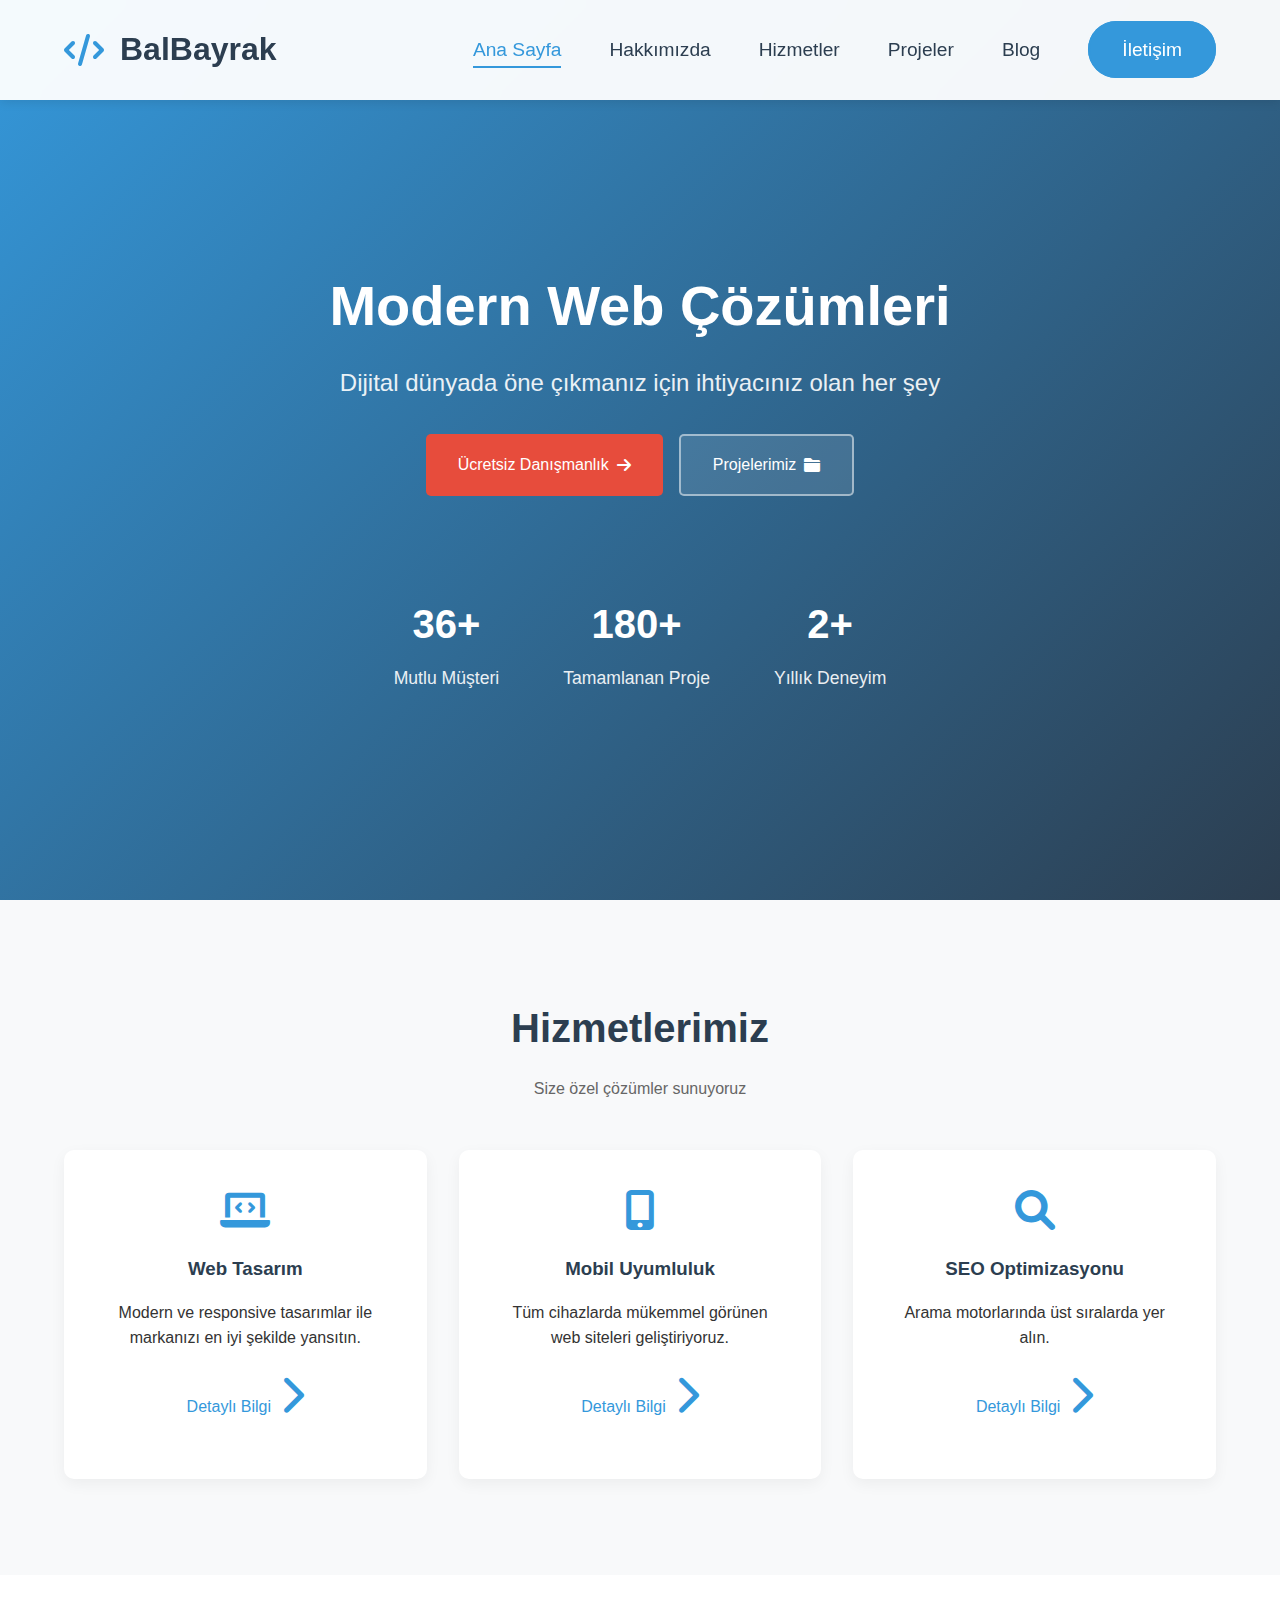
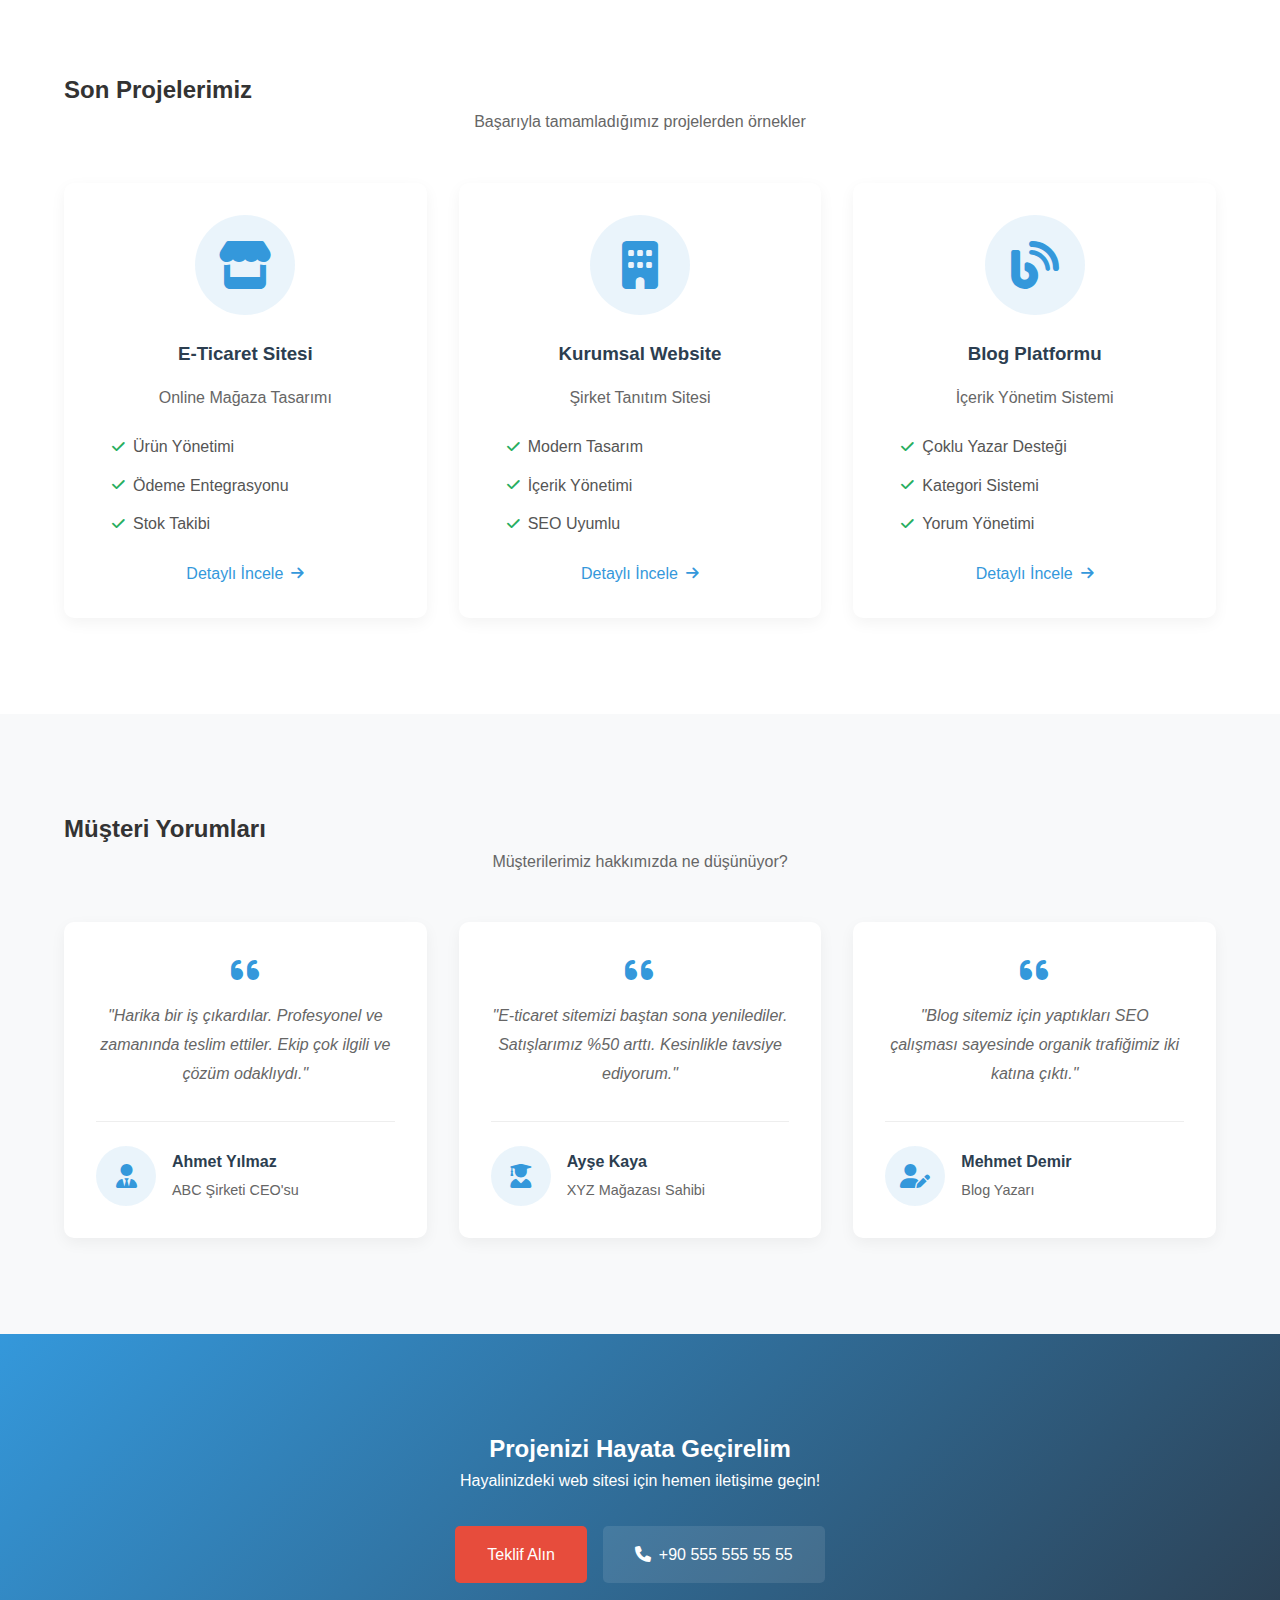
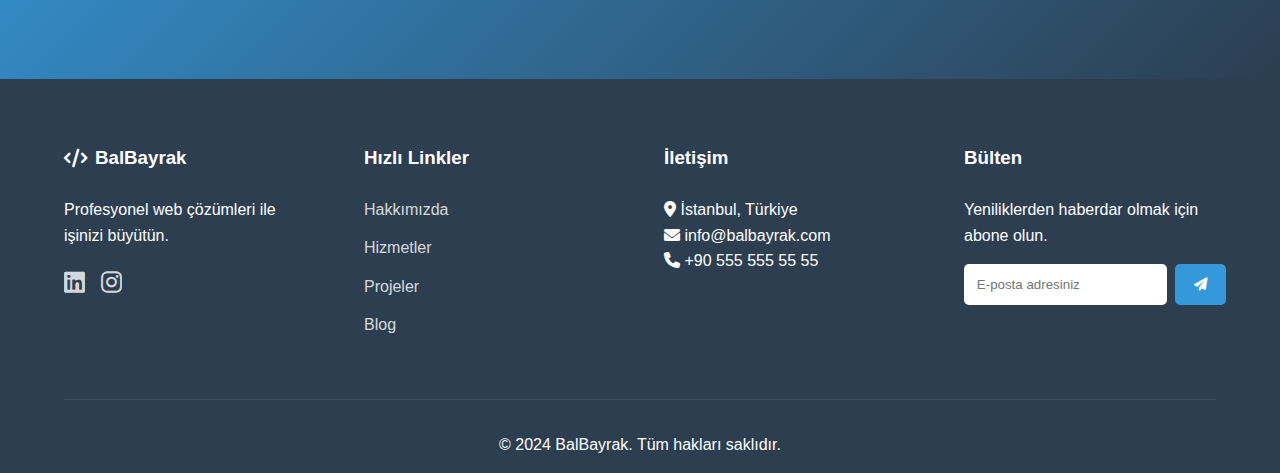
<file: index.html>
<!DOCTYPE html>
<html lang="tr">
<head>
    <meta charset="UTF-8">
    <meta name="viewport" content="width=device-width, initial-scale=1.0">
    <title>BalBayrak - Profesyonel Web Çözümleri</title>
    <link rel="stylesheet" href="css/style.css">
    <link rel="stylesheet" href="https://cdnjs.cloudflare.com/ajax/libs/font-awesome/6.0.0/css/all.min.css">
</head>
<body>
    <header>
        <nav class="navbar">
            <div class="logo">
                <a href="index.html">
                    <h1><i class="fas fa-code"></i> BalBayrak</h1>
                </a>
            </div>
            <ul class="nav-links">
                <li><a href="index.html" class="active">Ana Sayfa</a></li>
                <li><a href="about.html">Hakkımızda</a></li>
                <li><a href="services.html">Hizmetler</a></li>
                <li><a href="projects.html">Projeler</a></li>
                <li><a href="blog.html">Blog</a></li>
                <li><a href="contact.html" class="contact-btn">İletişim</a></li>
            </ul>
            <div class="burger">
                <div class="line1"></div>
                <div class="line2"></div>
                <div class="line3"></div>
            </div>
        </nav>
    </header>

    <main>
        <section class="hero">
            <div class="hero-content">
                <h1>Modern Web Çözümleri</h1>
                <p class="hero-subtitle">Dijital dünyada öne çıkmanız için ihtiyacınız olan her şey</p>
                <div class="hero-buttons">
                    <a href="contact.html" class="cta-button">Ücretsiz Danışmanlık <i class="fas fa-arrow-right"></i></a>
                    <a href="projects.html" class="secondary-button">Projelerimiz <i class="fas fa-folder"></i></a>
                </div>
            </div>
            <div class="hero-stats">
                <div class="stat-item">
                    <span class="stat-number">100+</span>
                    <span class="stat-text">Mutlu Müşteri</span>
                </div>
                <div class="stat-item">
                    <span class="stat-number">500+</span>
                    <span class="stat-text">Tamamlanan Proje</span>
                </div>
                <div class="stat-item">
                    <span class="stat-number">5+</span>
                    <span class="stat-text">Yıllık Deneyim</span>
                </div>
            </div>
        </section>

        <section class="features">
            <h2>Hizmetlerimiz</h2>
            <p class="section-subtitle">Size özel çözümler sunuyoruz</p>
            <div class="features-grid">
                <div class="feature-card">
                    <i class="fas fa-laptop-code"></i>
                    <h3>Web Tasarım</h3>
                    <p>Modern ve responsive tasarımlar ile markanızı en iyi şekilde yansıtın.</p>
                    <a href="services.html#web-design" class="feature-link">Detaylı Bilgi <i class="fas fa-chevron-right"></i></a>
                </div>
                <div class="feature-card">
                    <i class="fas fa-mobile-alt"></i>
                    <h3>Mobil Uyumluluk</h3>
                    <p>Tüm cihazlarda mükemmel görünen web siteleri geliştiriyoruz.</p>
                    <a href="services.html#mobile" class="feature-link">Detaylı Bilgi <i class="fas fa-chevron-right"></i></a>
                </div>
                <div class="feature-card">
                    <i class="fas fa-search"></i>
                    <h3>SEO Optimizasyonu</h3>
                    <p>Arama motorlarında üst sıralarda yer alın.</p>
                    <a href="services.html#seo" class="feature-link">Detaylı Bilgi <i class="fas fa-chevron-right"></i></a>
                </div>
            </div>
        </section>

        <section class="recent-work">
            <h2>Son Projelerimiz</h2>
            <p class="section-subtitle">Başarıyla tamamladığımız projelerden örnekler</p>
            <div class="work-grid">
                <div class="work-item">
                    <div class="work-icon">
                        <i class="fas fa-store"></i>
                    </div>
                    <div class="work-content">
                        <h3>E-Ticaret Sitesi</h3>
                        <p>Online Mağaza Tasarımı</p>
                        <ul class="work-features">
                            <li><i class="fas fa-check"></i> Ürün Yönetimi</li>
                            <li><i class="fas fa-check"></i> Ödeme Entegrasyonu</li>
                            <li><i class="fas fa-check"></i> Stok Takibi</li>
                        </ul>
                        <a href="projects.html" class="work-link">Detaylı İncele <i class="fas fa-arrow-right"></i></a>
                    </div>
                </div>
                <div class="work-item">
                    <div class="work-icon">
                        <i class="fas fa-building"></i>
                    </div>
                    <div class="work-content">
                        <h3>Kurumsal Website</h3>
                        <p>Şirket Tanıtım Sitesi</p>
                        <ul class="work-features">
                            <li><i class="fas fa-check"></i> Modern Tasarım</li>
                            <li><i class="fas fa-check"></i> İçerik Yönetimi</li>
                            <li><i class="fas fa-check"></i> SEO Uyumlu</li>
                        </ul>
                        <a href="projects.html" class="work-link">Detaylı İncele <i class="fas fa-arrow-right"></i></a>
                    </div>
                </div>
                <div class="work-item">
                    <div class="work-icon">
                        <i class="fas fa-blog"></i>
                    </div>
                    <div class="work-content">
                        <h3>Blog Platformu</h3>
                        <p>İçerik Yönetim Sistemi</p>
                        <ul class="work-features">
                            <li><i class="fas fa-check"></i> Çoklu Yazar Desteği</li>
                            <li><i class="fas fa-check"></i> Kategori Sistemi</li>
                            <li><i class="fas fa-check"></i> Yorum Yönetimi</li>
                        </ul>
                        <a href="projects.html" class="work-link">Detaylı İncele <i class="fas fa-arrow-right"></i></a>
                    </div>
                </div>
            </div>
        </section>

        <section class="testimonials">
            <h2>Müşteri Yorumları</h2>
            <p class="section-subtitle">Müşterilerimiz hakkımızda ne düşünüyor?</p>
            <div class="testimonials-slider">
                <div class="testimonial-card">
                    <div class="testimonial-content">
                        <i class="fas fa-quote-left"></i>
                        <p>"Harika bir iş çıkardılar. Profesyonel ve zamanında teslim ettiler. Ekip çok ilgili ve çözüm odaklıydı."</p>
                    </div>
                    <div class="testimonial-author">
                        <div class="author-avatar">
                            <i class="fas fa-user-tie"></i>
                        </div>
                        <div class="author-info">
                            <h4>Ahmet Yılmaz</h4>
                            <p>ABC Şirketi CEO'su</p>
                        </div>
                    </div>
                </div>

                <div class="testimonial-card">
                    <div class="testimonial-content">
                        <i class="fas fa-quote-left"></i>
                        <p>"E-ticaret sitemizi baştan sona yenilediler. Satışlarımız %50 arttı. Kesinlikle tavsiye ediyorum."</p>
                    </div>
                    <div class="testimonial-author">
                        <div class="author-avatar">
                            <i class="fas fa-user-graduate"></i>
                        </div>
                        <div class="author-info">
                            <h4>Ayşe Kaya</h4>
                            <p>XYZ Mağazası Sahibi</p>
                        </div>
                    </div>
                </div>

                <div class="testimonial-card">
                    <div class="testimonial-content">
                        <i class="fas fa-quote-left"></i>
                        <p>"Blog sitemiz için yaptıkları SEO çalışması sayesinde organik trafiğimiz iki katına çıktı."</p>
                    </div>
                    <div class="testimonial-author">
                        <div class="author-avatar">
                            <i class="fas fa-user-edit"></i>
                        </div>
                        <div class="author-info">
                            <h4>Mehmet Demir</h4>
                            <p>Blog Yazarı</p>
                        </div>
                    </div>
                </div>
            </div>
        </section>

        <section class="cta-section">
            <div class="cta-content">
                <h2>Projenizi Hayata Geçirelim</h2>
                <p>Hayalinizdeki web sitesi için hemen iletişime geçin!</p>
                <div class="cta-buttons">
                    <a href="contact.html" class="cta-button">Teklif Alın</a>
                    <a href="tel:+905555555555" class="phone-button"><i class="fas fa-phone"></i> +90 555 555 55 55</a>
                </div>
            </div>
        </section>
    </main>

    <footer>
        <div class="footer-content">
            <div class="footer-section">
                <h3><i class="fas fa-code"></i> BalBayrak</h3>
                <p>Profesyonel web çözümleri ile işinizi büyütün.</p>
                <div class="social-links">
                    <a href="https://www.linkedin.com/in/b%C3%BC%C5%9Fra-albayrak-59b62a252/" target="_blank" ><i class="fab fa-linkedin"></i></a>
                    <a href="https://www.instagram.com/busra.cyber/" target="_blank" ><i class="fab fa-instagram"></i></a>
                </div>
            </div>
            <div class="footer-section">
                <h3>Hızlı Linkler</h3>
                <ul>
                    <li><a href="about.html">Hakkımızda</a></li>
                    <li><a href="services.html">Hizmetler</a></li>
                    <li><a href="projects.html">Projeler</a></li>
                    <li><a href="blog.html">Blog</a></li>
                </ul>
            </div>
            <div class="footer-section">
                <h3>İletişim</h3>
                <p><i class="fas fa-map-marker-alt"></i> İstanbul, Türkiye</p>
                <p><i class="fas fa-envelope"></i> info@balbayrak.com</p>
                <p><i class="fas fa-phone"></i> +90 555 555 55 55</p>
            </div>
            <div class="footer-section">
                <h3>Bülten</h3>
                <p>Yeniliklerden haberdar olmak için abone olun.</p>
                <form class="newsletter-form" id="newsletterForm">
                    <input type="email" placeholder="E-posta adresiniz" required>
                    <button type="submit"><i class="fas fa-paper-plane"></i></button>
                </form>
            </div>
        </div>
        <div class="footer-bottom">
            <p>&copy; 2024 BalBayrak. Tüm hakları saklıdır.</p>
        </div>
    </footer>

    <script src="js/main.js"></script>
</body>
</html>
</file>
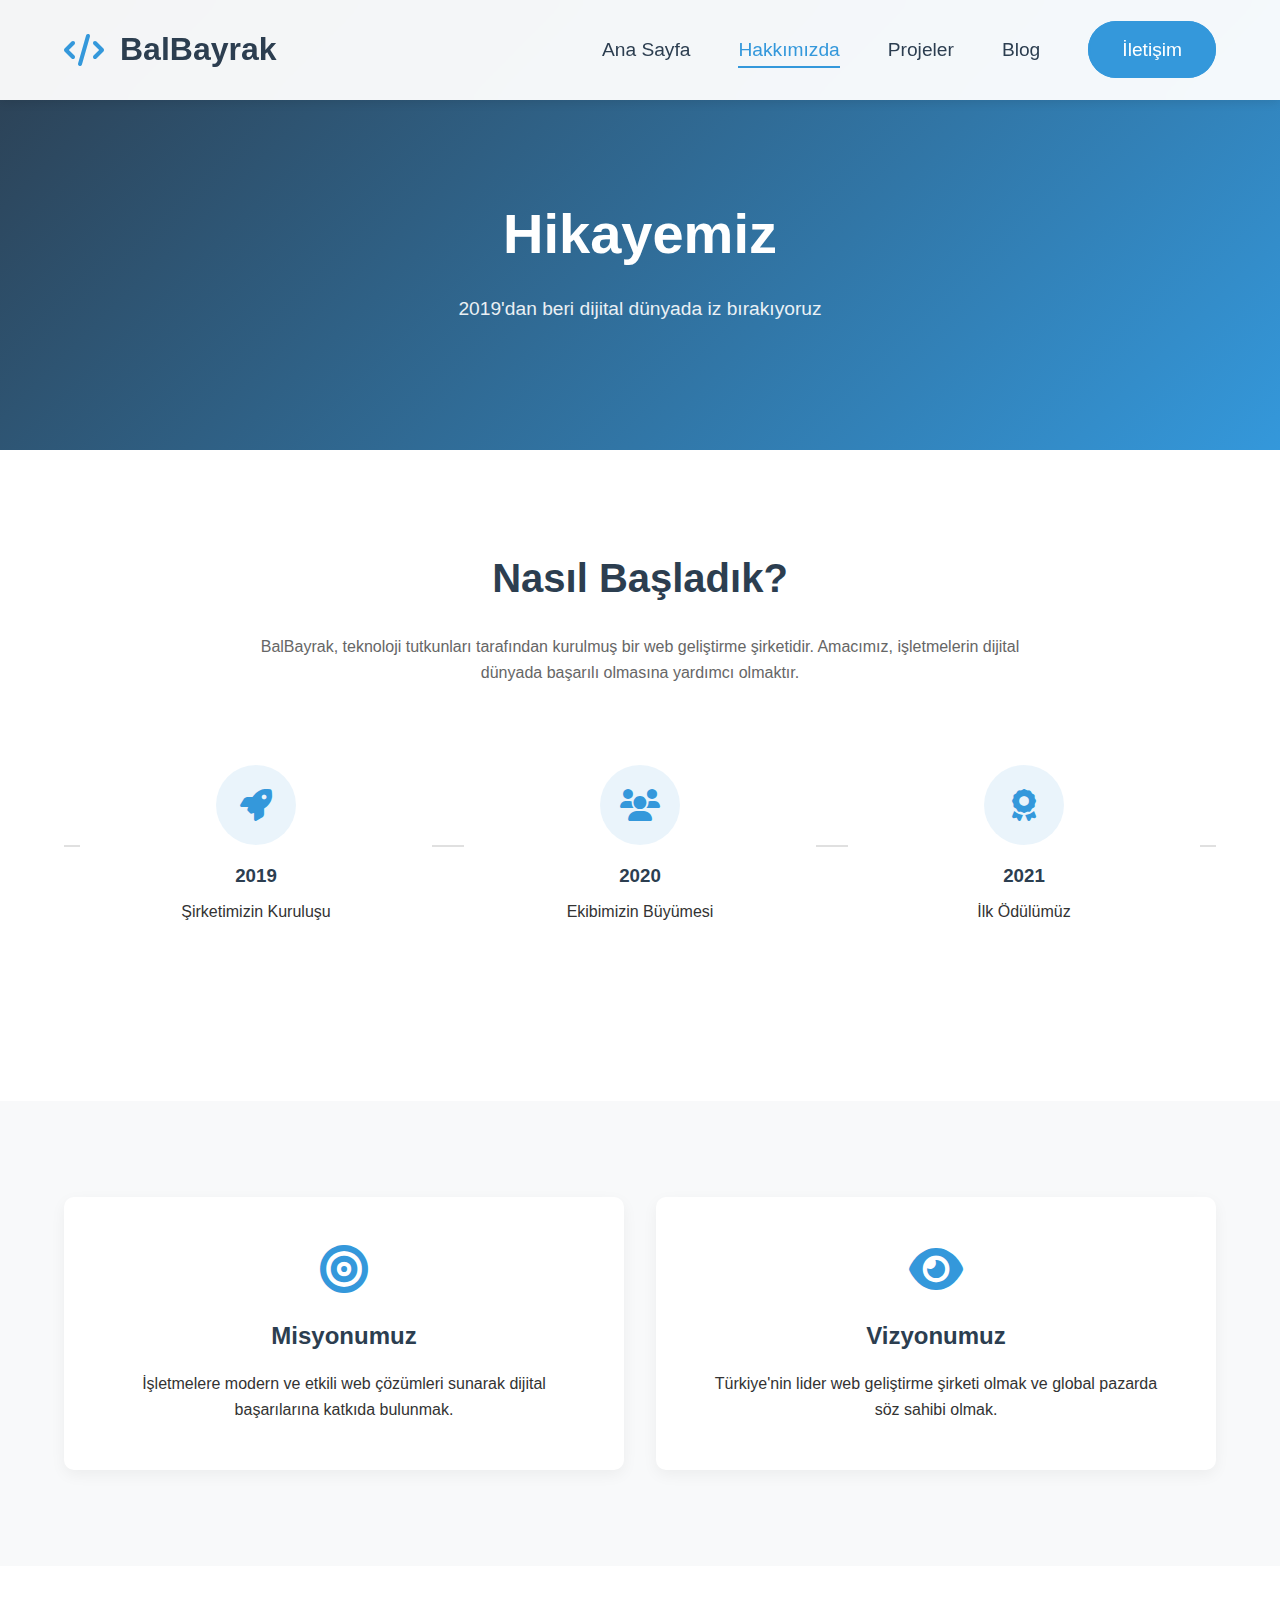
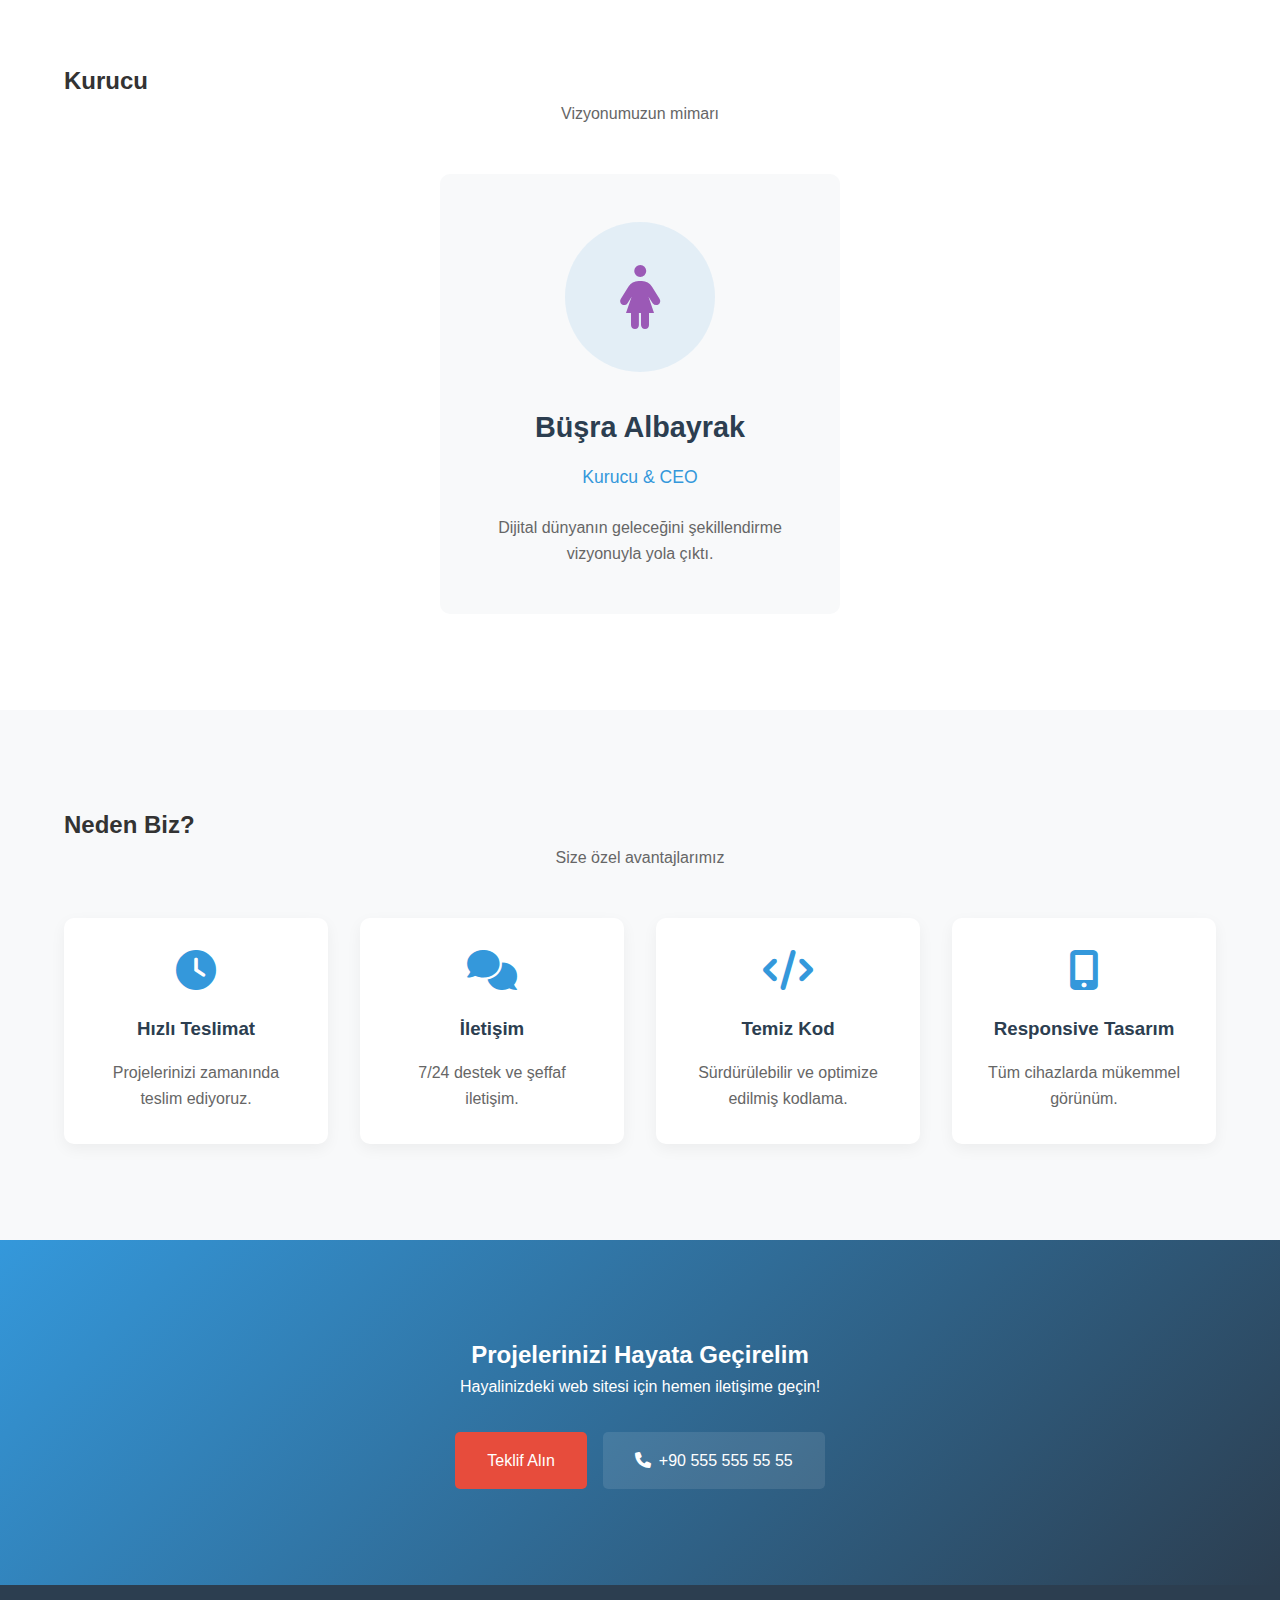
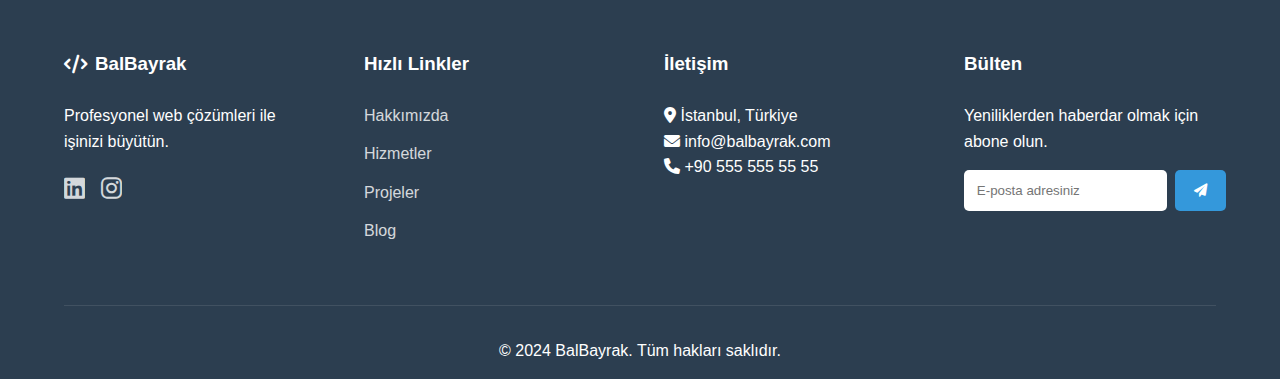
<file: about.html>
<!DOCTYPE html>
<html lang="tr">
<head>
    <meta charset="UTF-8">
    <meta name="viewport" content="width=device-width, initial-scale=1.0">
    <title>Hakkımızda - BalBayrak</title>
    <link rel="stylesheet" href="css/style.css">
    <link rel="stylesheet" href="https://cdnjs.cloudflare.com/ajax/libs/font-awesome/6.0.0/css/all.min.css">
</head>
<body>
    <!-- Header-->
    <header>
        <nav class="navbar">
            <div class="logo">
                <a href="index.html">
                    <h1><i class="fas fa-code"></i> BalBayrak</h1>
                </a>
            </div>
            <ul class="nav-links">
                <li><a href="index.html">Ana Sayfa</a></li>
                <li><a href="about.html" class="active">Hakkımızda</a></li>
                <li><a href="projects.html">Projeler</a></li>
                <li><a href="blog.html">Blog</a></li>
                <li><a href="contact.html" class="contact-btn">İletişim</a></li>
            </ul>
            <div class="burger">
                <div class="line1"></div>
                <div class="line2"></div>
                <div class="line3"></div>
            </div>
        </nav>
    </header>

    <main>
        <!-- About Hero Section -->
        <section class="about-hero">
            <div class="about-hero-content">
                <h1>Hikayemiz</h1>
                <p>2019'dan beri dijital dünyada iz bırakıyoruz</p>
            </div>
        </section>

        <!-- Company Story Section -->
        <section class="story-section">
            <div class="container">
                <div class="story-content">
                    <h2>Nasıl Başladık?</h2>
                    <p>BalBayrak, teknoloji tutkunları tarafından kurulmuş bir web geliştirme şirketidir. Amacımız, işletmelerin dijital dünyada başarılı olmasına yardımcı olmaktır.</p>
                    <div class="story-timeline">
                        <div class="timeline-item">
                            <div class="timeline-icon">
                                <i class="fas fa-rocket"></i>
                            </div>
                            <div class="timeline-content">
                                <h3>2019</h3>
                                <p>Şirketimizin Kuruluşu</p>
                            </div>
                        </div>
                        <div class="timeline-item">
                            <div class="timeline-icon">
                                <i class="fas fa-users"></i>
                            </div>
                            <div class="timeline-content">
                                <h3>2020</h3>
                                <p>Ekibimizin Büyümesi</p>
                            </div>
                        </div>
                        <div class="timeline-item">
                            <div class="timeline-icon">
                                <i class="fas fa-award"></i>
                            </div>
                            <div class="timeline-content">
                                <h3>2021</h3>
                                <p>İlk Ödülümüz</p>
                            </div>
                        </div>
                    </div>
                </div>
            </div>
        </section>

        <!-- Mission & Vision Section -->
        <section class="mission-vision">
            <div class="container">
                <div class="mission-box">
                    <i class="fas fa-bullseye"></i>
                    <h2>Misyonumuz</h2>
                    <p>İşletmelere modern ve etkili web çözümleri sunarak dijital başarılarına katkıda bulunmak.</p>
                </div>
                <div class="vision-box">
                    <i class="fas fa-eye"></i>
                    <h2>Vizyonumuz</h2>
                    <p>Türkiye'nin lider web geliştirme şirketi olmak ve global pazarda söz sahibi olmak.</p>
                </div>
            </div>
        </section>

        <!-- Team Section -->
        <section class="team-section">
            <div class="container">
                <h2>Kurucu</h2>
                <p class="section-subtitle">Vizyonumuzun mimarı</p>
                <div class="team-grid">
                    <div class="team-member">
                        <div class="member-avatar">
                            <i class="fas fa-female"></i>
                        </div>
                        <h3>Büşra Albayrak</h3>
                        <p class="member-role">Kurucu & CEO</p>
                        <p class="member-desc">Dijital dünyanın geleceğini şekillendirme vizyonuyla yola çıktı.</p>
                    </div>
                </div>
            </div>
        </section>

        <!-- Why Choose Us Section -->
        <section class="why-us">
            <div class="container">
                <h2>Neden Biz?</h2>
                <p class="section-subtitle">Size özel avantajlarımız</p>
                <div class="benefits-grid">
                    <div class="benefit-item">
                        <i class="fas fa-clock"></i>
                        <h3>Hızlı Teslimat</h3>
                        <p>Projelerinizi zamanında teslim ediyoruz.</p>
                    </div>
                    <div class="benefit-item">
                        <i class="fas fa-comments"></i>
                        <h3>İletişim</h3>
                        <p>7/24 destek ve şeffaf iletişim.</p>
                    </div>
                    <div class="benefit-item">
                        <i class="fas fa-code"></i>
                        <h3>Temiz Kod</h3>
                        <p>Sürdürülebilir ve optimize edilmiş kodlama.</p>
                    </div>
                    <div class="benefit-item">
                        <i class="fas fa-mobile-alt"></i>
                        <h3>Responsive Tasarım</h3>
                        <p>Tüm cihazlarda mükemmel görünüm.</p>
                    </div>
                </div>
            </div>
        </section>

        <!-- Call to Action -->
        <section class="cta-section">
            <div class="cta-content">
                <h2>Projelerinizi Hayata Geçirelim</h2>
                <p>Hayalinizdeki web sitesi için hemen iletişime geçin!</p>
                <div class="cta-buttons">
                    <a href="contact.html" class="cta-button">Teklif Alın</a>
                    <a href="tel:+905555555555" class="phone-button"><i class="fas fa-phone"></i> +90 555 555 55 55</a>
                </div>
            </div>
        </section>
    </main>

    <!-- Footer-->
    <footer>
        <div class="footer-content">
            <div class="footer-section">
                <h3><i class="fas fa-code"></i> BalBayrak</h3>
                <p>Profesyonel web çözümleri ile işinizi büyütün.</p>
                <div class="social-links">
                    <a href="https://www.linkedin.com/in/b%C3%BC%C5%9Fra-albayrak-59b62a252/" target="_blank" ><i class="fab fa-linkedin"></i></a>
                    <a href="https://www.instagram.com/busra.cyber/" target="_blank" ><i class="fab fa-instagram"></i></a>
                </div>
            </div>
            <div class="footer-section">
                <h3>Hızlı Linkler</h3>
                <ul>
                    <li><a href="about.html">Hakkımızda</a></li>
                    <li><a href="services.html">Hizmetler</a></li>
                    <li><a href="projects.html">Projeler</a></li>
                    <li><a href="blog.html">Blog</a></li>
                </ul>
            </div>
            <div class="footer-section">
                <h3>İletişim</h3>
                <p><i class="fas fa-map-marker-alt"></i> İstanbul, Türkiye</p>
                <p><i class="fas fa-envelope"></i> info@balbayrak.com</p>
                <p><i class="fas fa-phone"></i> +90 555 555 55 55</p>
            </div>
            <div class="footer-section">
                <h3>Bülten</h3>
                <p>Yeniliklerden haberdar olmak için abone olun.</p>
                <form class="newsletter-form" id="newsletterForm">
                    <input type="email" placeholder="E-posta adresiniz" required>
                    <button type="submit"><i class="fas fa-paper-plane"></i></button>
                </form>
            </div>
        </div>
        <div class="footer-bottom">
            <p>&copy; 2024 BalBayrak. Tüm hakları saklıdır.</p>
        </div>
    </footer>

    <script src="js/main.js"></script>
</body>
</html>
</file>
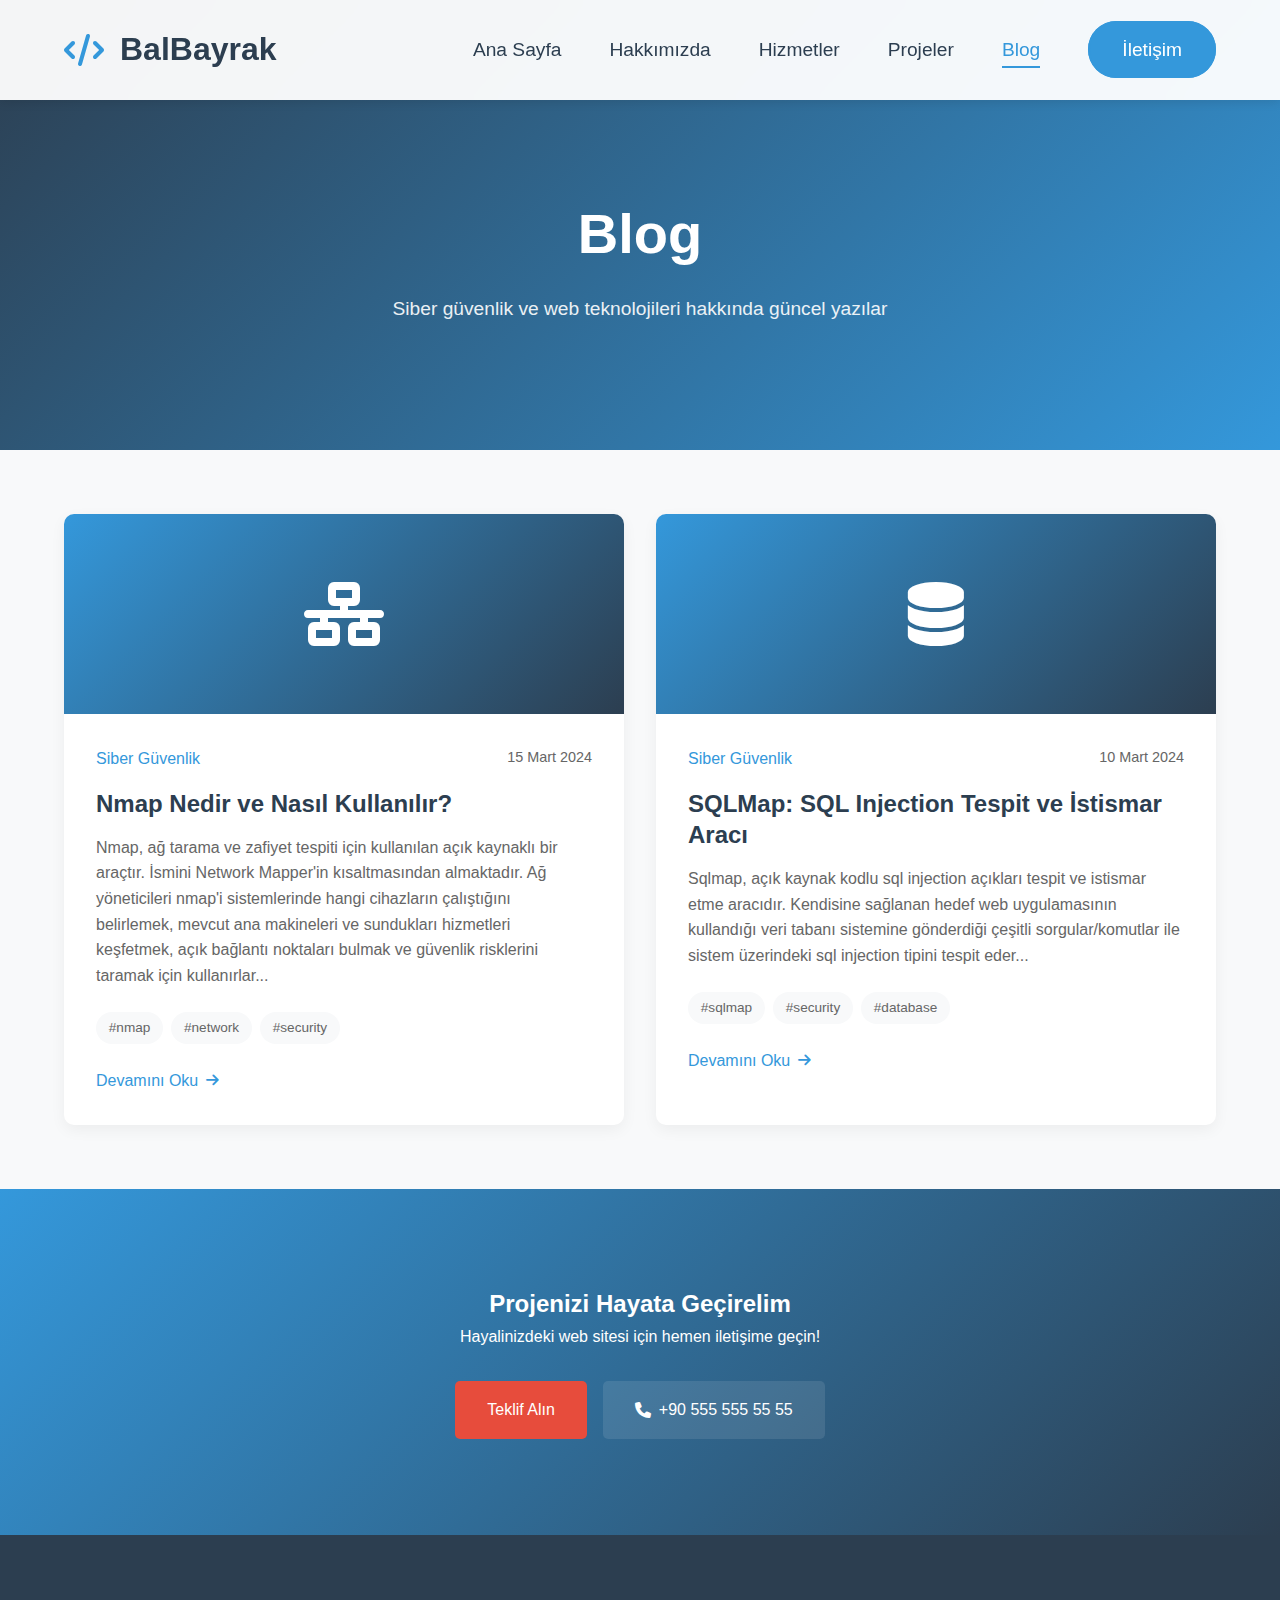
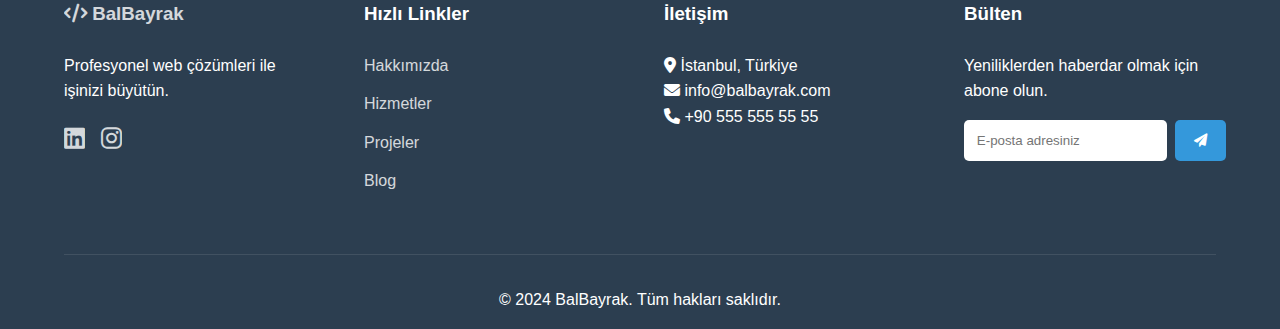
<file: blog.html>
<!DOCTYPE html>
<html lang="tr">
<head>
    <meta charset="UTF-8">
    <meta name="viewport" content="width=device-width, initial-scale=1.0">
    <title>Blog - BalBayrak</title>
    <link rel="stylesheet" href="css/style.css">
    <link rel="stylesheet" href="https://cdnjs.cloudflare.com/ajax/libs/font-awesome/6.0.0/css/all.min.css">
</head>
<body>
    <!-- Header -->
    <header>
        <nav class="navbar">
            <div class="logo">
                <a href="index.html">
                    <h1><i class="fas fa-code"></i> BalBayrak</h1>
                </a>
            </div>
            <ul class="nav-links">
                <li><a href="index.html">Ana Sayfa</a></li>
                <li><a href="about.html">Hakkımızda</a></li>
                <li><a href="services.html">Hizmetler</a></li>
                <li><a href="projects.html">Projeler</a></li>
                <li><a href="blog.html" class="active">Blog</a></li>
                <li><a href="contact.html" class="contact-btn">İletişim</a></li>
            </ul>
            <div class="burger">
                <div class="line1"></div>
                <div class="line2"></div>
                <div class="line3"></div>
            </div>
        </nav>
    </header>

    <main>
        <!-- Blog Hero Section -->
        <section class="blog-hero">
            <div class="blog-hero-content">
                <h1>Blog</h1>
                <p>Siber güvenlik ve web teknolojileri hakkında güncel yazılar</p>
            </div>
        </section>

        <!-- Blog Posts Section -->
        <section class="blog-posts">
            <div class="container">
                <div class="posts-grid">
                    <!-- NMAP Blog Post -->
                    <article class="post-card">
                        <div class="post-image">
                            <i class="fas fa-network-wired"></i>
                        </div>
                        <div class="post-content">
                            <div class="post-meta">
                                <span class="post-category">Siber Güvenlik</span>
                                <span class="post-date">15 Mart 2024</span>
                            </div>
                            <h2>Nmap Nedir ve Nasıl Kullanılır?</h2>
                            <p>Nmap, ağ tarama ve zafiyet tespiti için kullanılan açık kaynaklı bir araçtır. İsmini Network Mapper'in kısaltmasından almaktadır. Ağ yöneticileri nmap'i sistemlerinde hangi cihazların çalıştığını belirlemek, mevcut ana makineleri ve sundukları hizmetleri keşfetmek, açık bağlantı noktaları bulmak ve güvenlik risklerini taramak için kullanırlar...</p>
                            <div class="post-tags">
                                <span>#nmap</span>
                                <span>#network</span>
                                <span>#security</span>
                            </div>
                            <a href="#" class="read-more">Devamını Oku <i class="fas fa-arrow-right"></i></a>
                        </div>
                        <!-- Tam içerik -->
                        <div class="post-full-content">
                            <p>Nmap, ağ tarama ve zafiyet tespiti için kullanılan açık kaynaklı bir araçtır. İsmini Network Mapper'in kısaltmasından almaktadır. Ağ yöneticileri nmap'i sistemlerinde hangi cihazların çalıştığını belirlemek, mevcut ana makineleri ve sundukları hizmetleri keşfetmek, açık bağlantı noktaları bulmak ve güvenlik risklerini taramak için kullanırlar.</p>
                            
                            <p>Nmap sistem bağlantı noktalarına ham paketler göndererek bilgi toplar. Yanıtları dinler ve bağlantı noktalarının örneğin bir güvenlik duvarı tarafından açık, kapalı veya filtrelenmiş olup olmadığını belirler.</p>
                            
                            <h3>Port Tarama Teknikleri:</h3>
                            <ul>
                                <li><strong>TCP Connect Scan:</strong> Hedef porta bağlanmak için SYN paket gönderir...</li>
                                <li><strong>SYN Scan:</strong> SYN tarama oturumu tamamen açmaz...</li>
                                <li><strong>UDP Scan:</strong> UDP portlarının açık veya kapalı olduğunu analiz eder...</li>
                            </ul>
                            
                            <p class="source">Kaynak: <a href="https://www.beyaz.net/tr/guvenlik/makaleler/nmap_nedir_ve_nasil_kullanilir.html" target="_blank">Beyaz.net - Nmap Nedir ve Nasıl Kullanılır?</a></p>
                        </div>
                    </article>

                    <!-- SQLMap Blog Post -->
                    <article class="post-card">
                        <div class="post-image">
                            <i class="fas fa-database"></i>
                        </div>
                        <div class="post-content">
                            <div class="post-meta">
                                <span class="post-category">Siber Güvenlik</span>
                                <span class="post-date">10 Mart 2024</span>
                            </div>
                            <h2>SQLMap: SQL Injection Tespit ve İstismar Aracı</h2>
                            <p>Sqlmap, açık kaynak kodlu sql injection açıkları tespit ve istismar etme aracıdır. Kendisine sağlanan hedef web uygulamasının kullandığı veri tabanı sistemine gönderdiği çeşitli sorgular/komutlar ile sistem üzerindeki sql injection tipini tespit eder...</p>
                            <div class="post-tags">
                                <span>#sqlmap</span>
                                <span>#security</span>
                                <span>#database</span>
                            </div>
                            <a href="#" class="read-more">Devamını Oku <i class="fas fa-arrow-right"></i></a>
                        </div>
                        <!-- Tam içerik -->
                        <div class="post-full-content">
                            <p>Sqlmap, açık kaynak kodlu sql injection açıkları tespit ve istismar etme aracıdır. Kendisine sağlanan hedef web uygulamasının kullandığı veri tabanı sistemine gönderdiği çeşitli sorgular/komutlar ile sistem üzerindeki sql injection tipini tespit eder.</p>
                            
                            <p>Terminal/Komut Penceresi yani konsol ekranı üzerinden çalışan, SQL Injection açıkları için kullanabileceğiniz verimli ve mantıklı bir kullanıma sahip test (pentest) aracıdır.</p>
                            
                            <h3>Temel Özellikler:</h3>
                            <ul>
                                <li>Birçok işletim sistemi ile uyumlu çalışır</li>
                                <li>Hassas bilgileri düzenleme, görüntüleme, silme özellikleri</li>
                                <li>Birçok DBMS ile uyumlu</li>
                                <li>Çeşitli enjeksiyon tekniklerini kullanabilme</li>
                            </ul>

                            <h3>Temel Komutlar:</h3>
                            <ul>
                                <li><strong>-h /–help:</strong> Basit yardım ve kullanım özellikleri</li>
                                <li><strong>-hh:</strong> Advanced yardım ve kullanım özellikleri</li>
                                <li><strong>-v:</strong> Verbose seviyesi ayarlama (0-6 arası)</li>
                            </ul>
                            
                            <p class="source">Kaynak: <a href="https://gelecegiyazanlar.turkcell.com.tr/blog/sqlmap-nedir-nasil-kullanilir" target="_blank">Geleceği Yazanlar - SQLMap Nedir, Nasıl Kullanılır?</a></p>
                        </div>
                    </article>
                </div>
            </div>
        </section>

        <!-- Call to Action -->
        <section class="cta-section">
            <div class="cta-content">
                <h2>Projenizi Hayata Geçirelim</h2>
                <p>Hayalinizdeki web sitesi için hemen iletişime geçin!</p>
                <div class="cta-buttons">
                    <a href="contact.html" class="cta-button">Teklif Alın</a>
                    <a href="tel:+905555555555" class="phone-button"><i class="fas fa-phone"></i> +90 555 555 55 55</a>
                </div>
            </div>
        </section>
    </main>


    <!-- Footer -->
    <footer>
        <div class="footer-content">
            <div class="footer-section">
                <h3><a href="index.html"><i class="fas fa-code"></i> BalBayrak</a></h3>
                <p>Profesyonel web çözümleri ile işinizi büyütün.</p>
                <div class="social-links">
                    <a href="https://www.linkedin.com/in/b%C3%BC%C5%9Fra-albayrak-59b62a252/" target="_blank" ><i class="fab fa-linkedin"></i></a>
                    <a href="https://www.instagram.com/busra.cyber/" target="_blank" ><i class="fab fa-instagram"></i></a>
                </div>
            </div>
            <div class="footer-section">
                <h3>Hızlı Linkler</h3>
                <ul>
                    <li><a href="about.html">Hakkımızda</a></li>
                    <li><a href="services.html">Hizmetler</a></li>
                    <li><a href="projects.html">Projeler</a></li>
                    <li><a href="blog.html">Blog</a></li>
                </ul>
            </div>
            <div class="footer-section">
                <h3>İletişim</h3>
                <p><i class="fas fa-map-marker-alt"></i> İstanbul, Türkiye</p>
                <p><i class="fas fa-envelope"></i> info@balbayrak.com</p>
                <p><i class="fas fa-phone"></i> +90 555 555 55 55</p>
            </div>
            <div class="footer-section">
                <h3>Bülten</h3>
                <p>Yeniliklerden haberdar olmak için abone olun.</p>
                <form class="newsletter-form" id="newsletterForm">
                    <input type="email" placeholder="E-posta adresiniz" required>
                    <button type="submit"><i class="fas fa-paper-plane"></i></button>
                </form>
            </div>
        </div>
        <div class="footer-bottom">
            <p>&copy; 2024 BalBayrak. Tüm hakları saklıdır.</p>
        </div>
    </footer>

    <script src="js/main.js"></script>
</body>
</html>
</file>
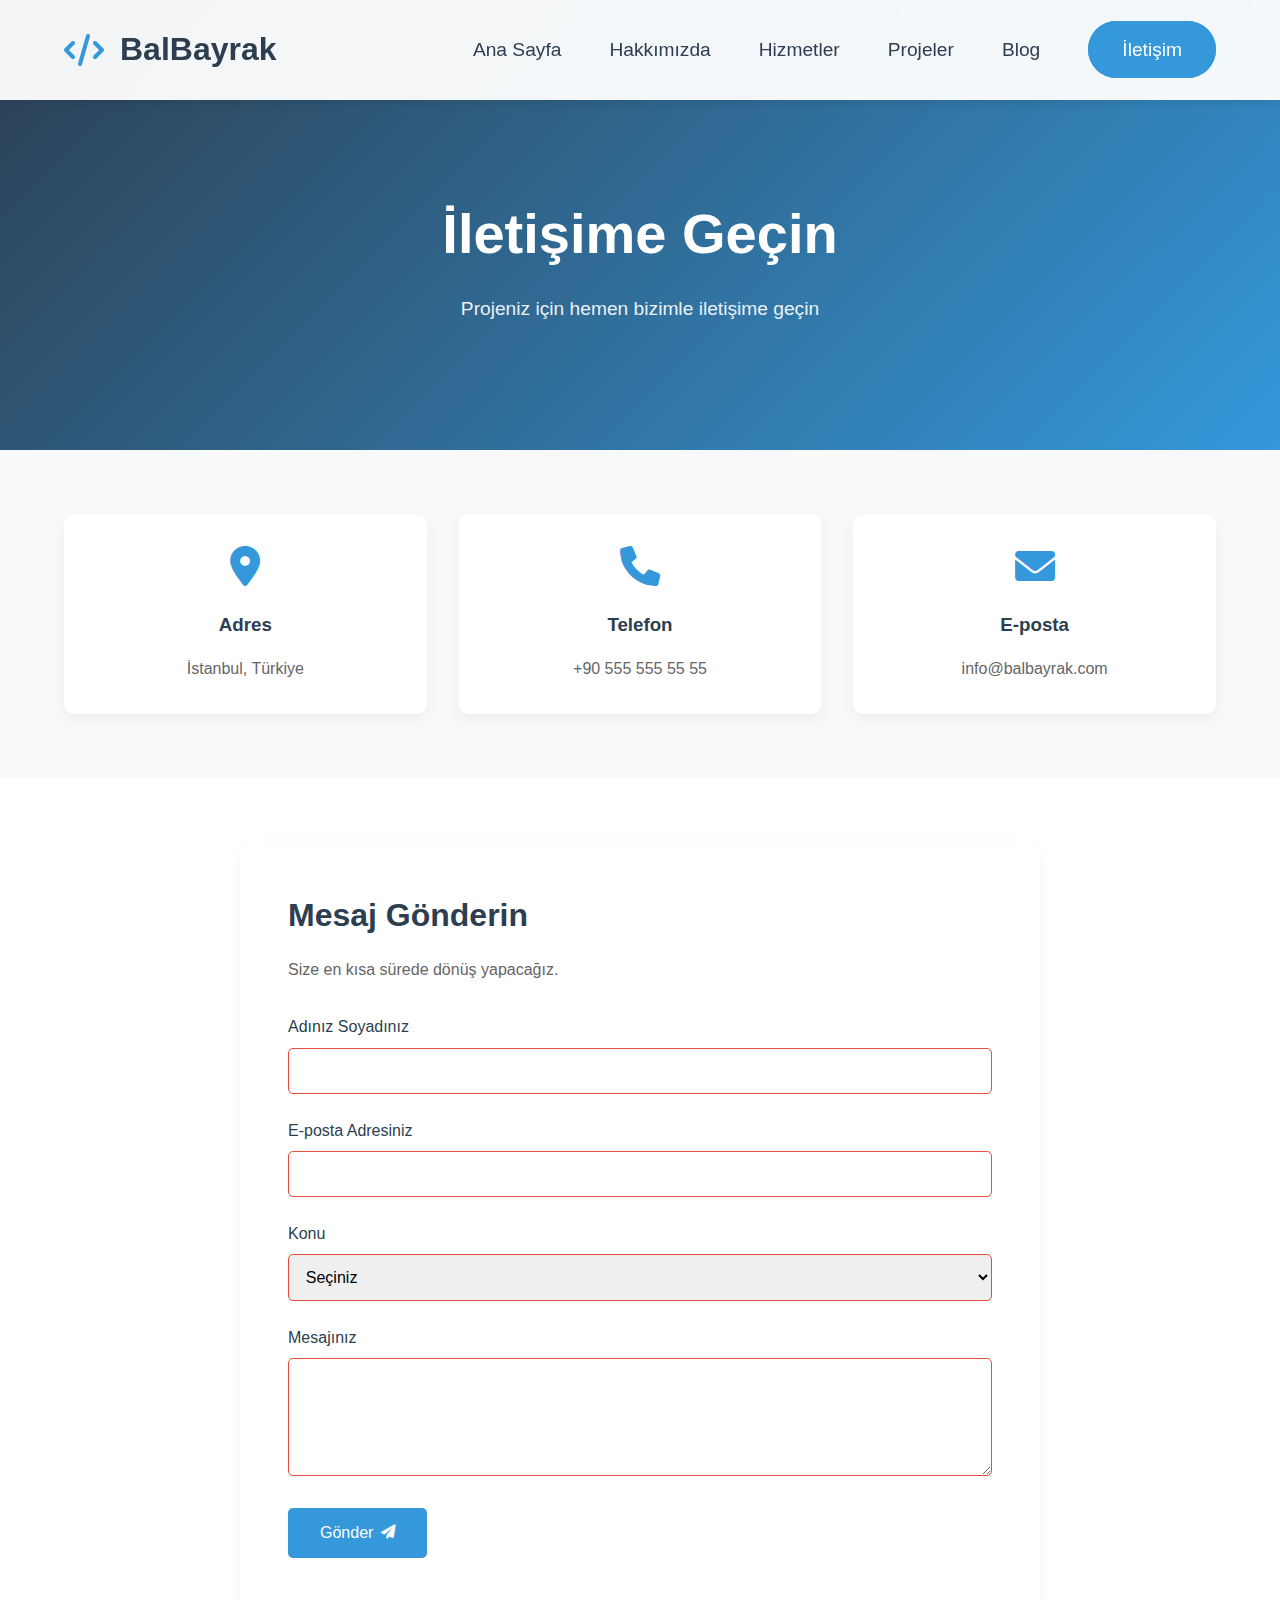
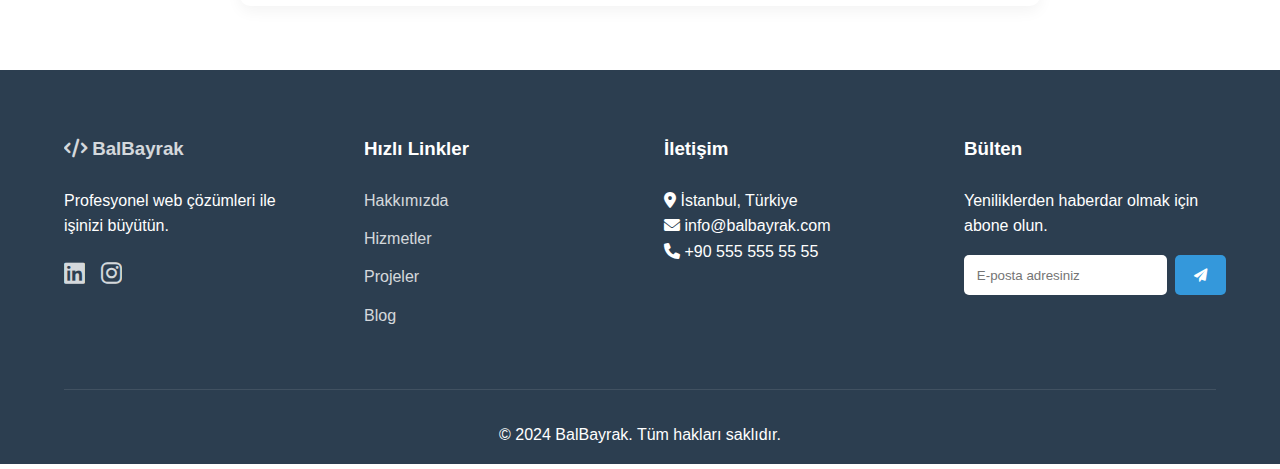
<file: contact.html>
<!DOCTYPE html>
<html lang="tr">
<head>
    <meta charset="UTF-8">
    <meta name="viewport" content="width=device-width, initial-scale=1.0">
    <title>İletişim - BalBayrak</title>
    <link rel="stylesheet" href="css/style.css">
    <link rel="stylesheet" href="https://cdnjs.cloudflare.com/ajax/libs/font-awesome/6.0.0/css/all.min.css">
</head>
<body>
    <!-- Header -->
    <header>
        <nav class="navbar">
            <div class="logo">
                <a href="index.html">
                    <h1><i class="fas fa-code"></i> BalBayrak</h1>
                </a>
            </div>
            <ul class="nav-links">
                <li><a href="index.html">Ana Sayfa</a></li>
                <li><a href="about.html">Hakkımızda</a></li>
                <li><a href="services.html">Hizmetler</a></li>
                <li><a href="projects.html">Projeler</a></li>
                <li><a href="blog.html">Blog</a></li>
                <li><a href="contact.html" class="active contact-btn">İletişim</a></li>
            </ul>
            <div class="burger">
                <div class="line1"></div>
                <div class="line2"></div>
                <div class="line3"></div>
            </div>
        </nav>
    </header>

    <main>
        <!-- Contact Hero Section -->
        <section class="contact-hero">
            <div class="contact-hero-content">
                <h1>İletişime Geçin</h1>
                <p>Projeniz için hemen bizimle iletişime geçin</p>
            </div>
        </section>

        <!-- Contact Info Section -->
        <section class="contact-info">
            <div class="container">
                <div class="info-cards">
                    <div class="info-card">
                        <i class="fas fa-map-marker-alt"></i>
                        <h3>Adres</h3>
                        <p>İstanbul, Türkiye</p>
                    </div>
                    <div class="info-card">
                        <i class="fas fa-phone"></i>
                        <h3>Telefon</h3>
                        <p><a href="tel:+905555555555">+90 555 555 55 55</a></p>
                    </div>
                    <div class="info-card">
                        <i class="fas fa-envelope"></i>
                        <h3>E-posta</h3>
                        <p><a href="mailto:info@balbayrak.com">info@balbayrak.com</a></p>
                    </div>
                </div>
            </div>
        </section>

        <!-- Contact Form Section -->
        <section class="contact-form-section">
            <div class="container">
                <div class="form-wrapper">
                    <div class="form-content">
                        <h2>Mesaj Gönderin</h2>
                        <p>Size en kısa sürede dönüş yapacağız.</p>
                        <form id="contactForm" class="contact-form">
                            <div class="form-group">
                                <label for="name">Adınız Soyadınız</label>
                                <input type="text" id="name" name="name" required>
                            </div>
                            <div class="form-group">
                                <label for="email">E-posta Adresiniz</label>
                                <input type="email" id="email" name="email" required>
                            </div>
                            <div class="form-group">
                                <label for="subject">Konu</label>
                                <select id="subject" name="subject" required>
                                    <option value="">Seçiniz</option>
                                    <option value="web">Web Tasarım</option>
                                    <option value="ecommerce">E-Ticaret</option>
                                    <option value="mobile">Mobil Uygulama</option>
                                    <option value="seo">SEO</option>
                                    <option value="other">Diğer</option>
                                </select>
                            </div>
                            <div class="form-group">
                                <label for="message">Mesajınız</label>
                                <textarea id="message" name="message" rows="5" required></textarea>
                            </div>
                            <button type="submit" class="submit-btn">
                                <span>Gönder</span>
                                <i class="fas fa-paper-plane"></i>
                            </button>
                        </form>
                    </div>
                </div>
            </div>
        </section>
    </main>

    <!-- Footer -->
    <footer>
        <div class="footer-content">
            <div class="footer-section">
                <h3><a href="index.html"><i class="fas fa-code"></i> BalBayrak</a></h3>
                <p>Profesyonel web çözümleri ile işinizi büyütün.</p>
                <div class="social-links">
                    <a href="https://www.linkedin.com/in/b%C3%BC%C5%9Fra-albayrak-59b62a252/" target="_blank" ><i class="fab fa-linkedin"></i></a>
                    <a href="https://www.instagram.com/busra.cyber/" target="_blank" ><i class="fab fa-instagram"></i></a>
                </div>
            </div>
            <div class="footer-section">
                <h3>Hızlı Linkler</h3>
                <ul>
                    <li><a href="about.html">Hakkımızda</a></li>
                    <li><a href="services.html">Hizmetler</a></li>
                    <li><a href="projects.html">Projeler</a></li>
                    <li><a href="blog.html">Blog</a></li>
                </ul>
            </div>
            <div class="footer-section">
                <h3>İletişim</h3>
                <p><i class="fas fa-map-marker-alt"></i> İstanbul, Türkiye</p>
                <p><i class="fas fa-envelope"></i> info@balbayrak.com</p>
                <p><i class="fas fa-phone"></i> +90 555 555 55 55</p>
            </div>
            <div class="footer-section">
                <h3>Bülten</h3>
                <p>Yeniliklerden haberdar olmak için abone olun.</p>
                <form class="newsletter-form" id="newsletterForm">
                    <input type="email" placeholder="E-posta adresiniz" required>
                    <button type="submit"><i class="fas fa-paper-plane"></i></button>
                </form>
            </div>
        </div>
        <div class="footer-bottom">
            <p>&copy; 2024 BalBayrak. Tüm hakları saklıdır.</p>
        </div>
    </footer>

    <script src="js/main.js"></script>
</body>
</html>
</file>
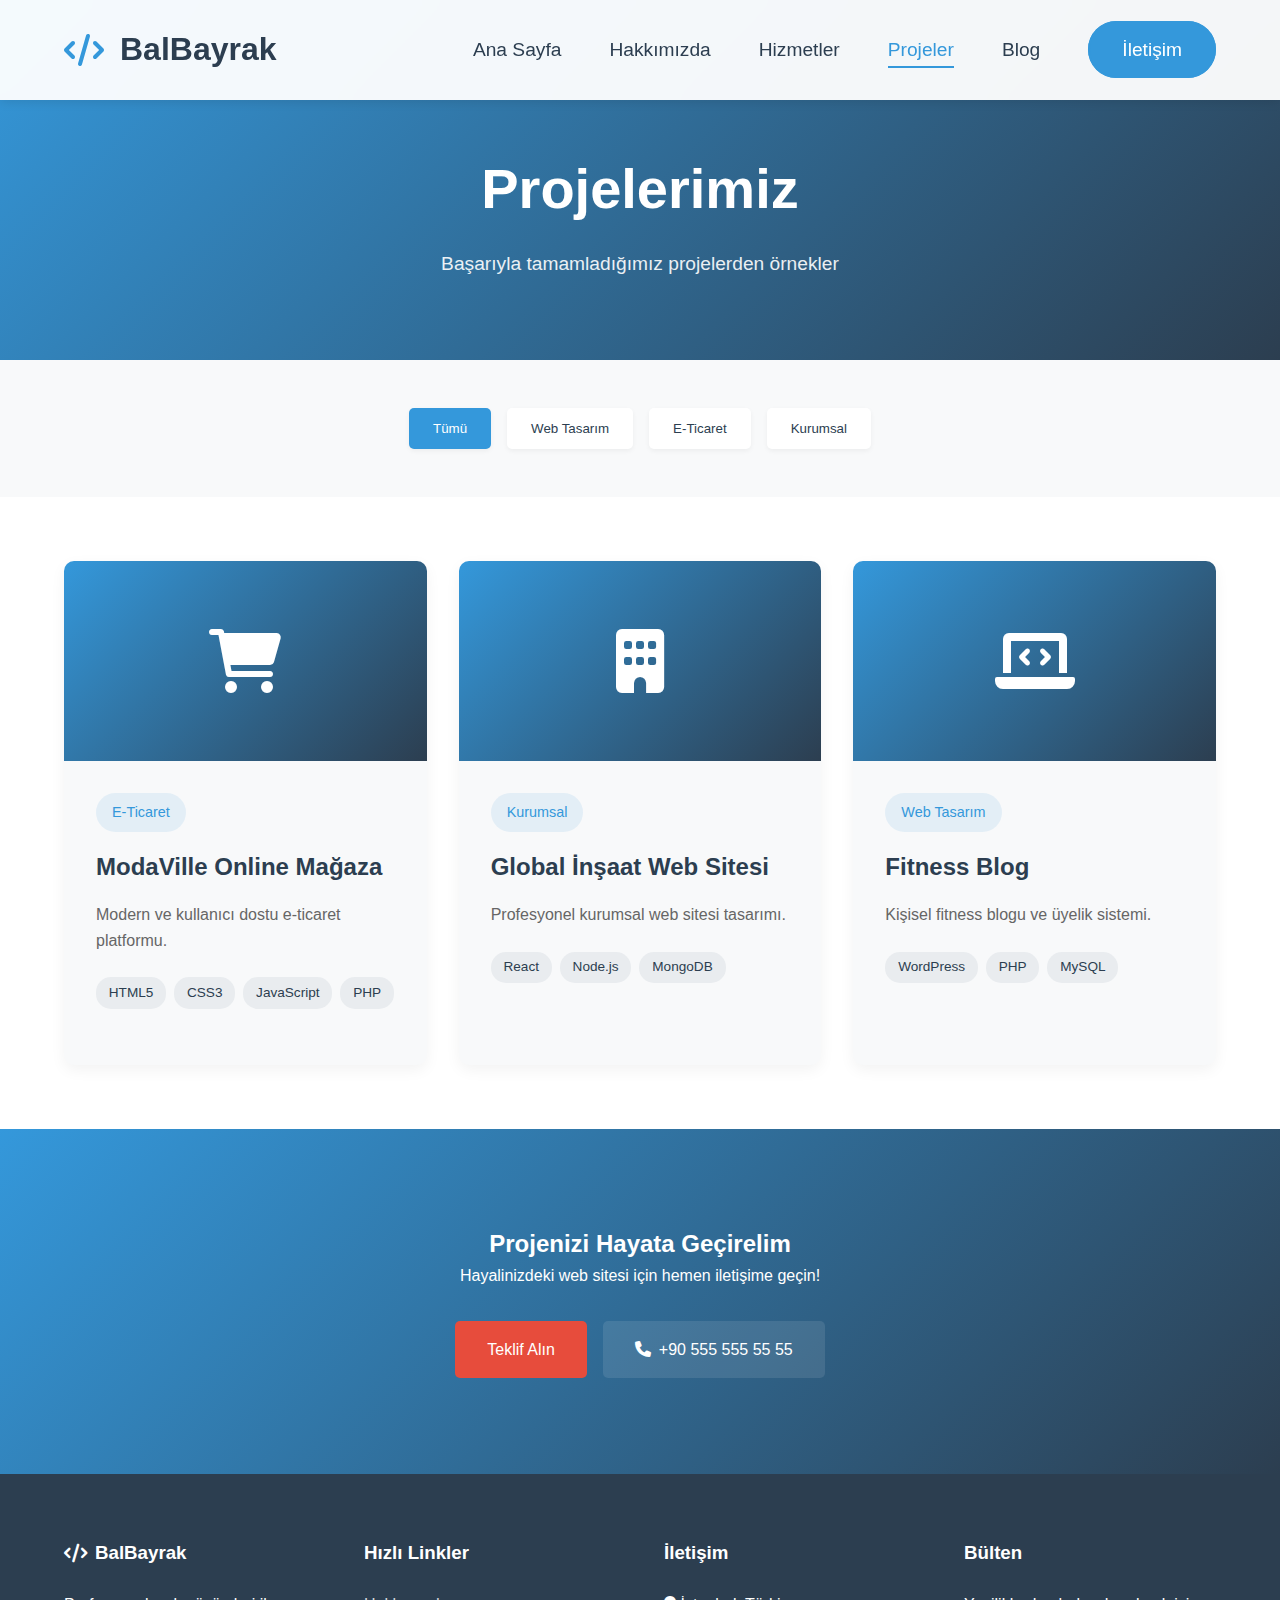
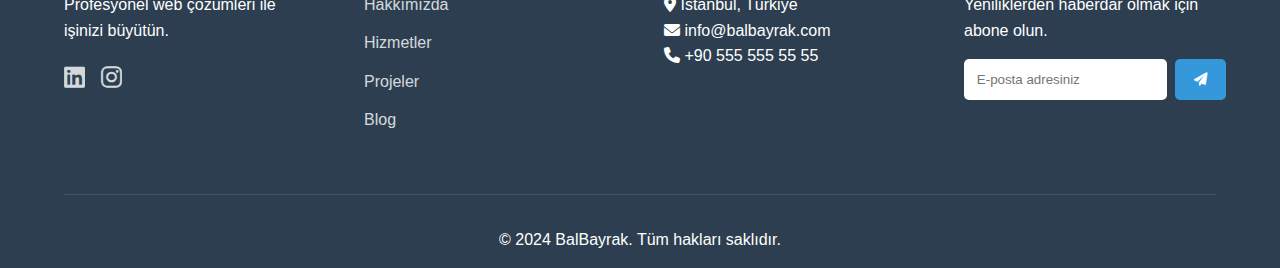
<file: projects.html>
<!DOCTYPE html>
<html lang="tr">
<head>
    <meta charset="UTF-8">
    <meta name="viewport" content="width=device-width, initial-scale=1.0">
    <title>Projeler - BalBayrak</title>
    <link rel="stylesheet" href="css/style.css">
    <link rel="stylesheet" href="https://cdnjs.cloudflare.com/ajax/libs/font-awesome/6.0.0/css/all.min.css">
</head>
<body>
    <!-- Header -->
    <header>
        <nav class="navbar">
            <div class="logo">
                <a href="index.html">
                    <h1><i class="fas fa-code"></i> BalBayrak</h1>
                </a>
            </div>
            <ul class="nav-links">
                <li><a href="index.html">Ana Sayfa</a></li>
                <li><a href="about.html">Hakkımızda</a></li>
                <li><a href="services.html">Hizmetler</a></li>
                <li><a href="projects.html" class="active">Projeler</a></li>
                <li><a href="blog.html">Blog</a></li>
                <li><a href="contact.html" class="contact-btn">İletişim</a></li>
            </ul>
            <div class="burger">
                <div class="line1"></div>
                <div class="line2"></div>
                <div class="line3"></div>
            </div>
        </nav>
    </header>

    <main>
        <!-- Projects Hero Section -->
        <section class="projects-hero">
            <div class="projects-hero-content">
                <h1>Projelerimiz</h1>
                <p>Başarıyla tamamladığımız projelerden örnekler</p>
            </div>
        </section>

        <!-- Projects Filter Section -->
        <section class="projects-filter">
            <div class="container">
                <div class="filter-buttons">
                    <button class="filter-btn active" data-filter="all">Tümü</button>
                    <button class="filter-btn" data-filter="web">Web Tasarım</button>
                    <button class="filter-btn" data-filter="ecommerce">E-Ticaret</button>
                    <button class="filter-btn" data-filter="corporate">Kurumsal</button>
                </div>
            </div>
        </section>

        <!-- Projects Grid Section -->
        <section class="projects-grid">
            <div class="container">
                <div class="projects-wrapper">
                  
                    <div class="project-card" data-category="ecommerce">
                        <div class="project-image">
                            <i class="fas fa-shopping-cart"></i>
                        </div>
                        <div class="project-content">
                            <span class="project-category">E-Ticaret</span>
                            <h3>ModaVille Online Mağaza</h3>
                            <p>Modern ve kullanıcı dostu e-ticaret platformu.</p>
                            <div class="project-tech">
                                <span>HTML5</span>
                                <span>CSS3</span>
                                <span>JavaScript</span>
                                <span>PHP</span>
                            </div>
                        </div>
                    </div>

                   
                    <div class="project-card" data-category="corporate">
                        <div class="project-image">
                            <i class="fas fa-building"></i>
                        </div>
                        <div class="project-content">
                            <span class="project-category">Kurumsal</span>
                            <h3>Global İnşaat Web Sitesi</h3>
                            <p>Profesyonel kurumsal web sitesi tasarımı.</p>
                            <div class="project-tech">
                                <span>React</span>
                                <span>Node.js</span>
                                <span>MongoDB</span>
                            </div>
                        </div>
                    </div>

                    
                    <div class="project-card" data-category="web">
                        <div class="project-image">
                            <i class="fas fa-laptop-code"></i>
                        </div>
                        <div class="project-content">
                            <span class="project-category">Web Tasarım</span>
                            <h3>Fitness Blog</h3>
                            <p>Kişisel fitness blogu ve üyelik sistemi.</p>
                            <div class="project-tech">
                                <span>WordPress</span>
                                <span>PHP</span>
                                <span>MySQL</span>
                            </div>
                        </div>
                    </div>

                </div>
            </div>
        </section>

        <!-- Call to Action -->
        <section class="cta-section">
            <div class="cta-content">
                <h2>Projenizi Hayata Geçirelim</h2>
                <p>Hayalinizdeki web sitesi için hemen iletişime geçin!</p>
                <div class="cta-buttons">
                    <a href="contact.html" class="cta-button">Teklif Alın</a>
                    <a href="tel:+905555555555" class="phone-button"><i class="fas fa-phone"></i> +90 555 555 55 55</a>
                </div>
            </div>
        </section>
    </main>

    <!-- Footer -->
    <footer>
        <div class="footer-content">
            <div class="footer-section">
                <h3><i class="fas fa-code"></i> BalBayrak</h3>
                <p>Profesyonel web çözümleri ile işinizi büyütün.</p>
                <div class="social-links">
                    <a href="https://www.linkedin.com/in/b%C3%BC%C5%9Fra-albayrak-59b62a252/" target="_blank" ><i class="fab fa-linkedin"></i></a>
                    <a href="https://www.instagram.com/busra.cyber/" target="_blank" ><i class="fab fa-instagram"></i></a>
                </div>
            </div>
            <div class="footer-section">
                <h3>Hızlı Linkler</h3>
                <ul>
                    <li><a href="about.html">Hakkımızda</a></li>
                    <li><a href="services.html">Hizmetler</a></li>
                    <li><a href="projects.html">Projeler</a></li>
                    <li><a href="blog.html">Blog</a></li>
                </ul>
            </div>
            <div class="footer-section">
                <h3>İletişim</h3>
                <p><i class="fas fa-map-marker-alt"></i> İstanbul, Türkiye</p>
                <p><i class="fas fa-envelope"></i> info@balbayrak.com</p>
                <p><i class="fas fa-phone"></i> +90 555 555 55 55</p>
            </div>
            <div class="footer-section">
                <h3>Bülten</h3>
                <p>Yeniliklerden haberdar olmak için abone olun.</p>
                <form class="newsletter-form" id="newsletterForm">
                    <input type="email" placeholder="E-posta adresiniz" required>
                    <button type="submit"><i class="fas fa-paper-plane"></i></button>
                </form>
            </div>
        </div>
        <div class="footer-bottom">
            <p>&copy; 2024 BalBayrak. Tüm hakları saklıdır.</p>
        </div>
    </footer>

    <script src="js/main.js"></script>
</body>
</html>
</file>
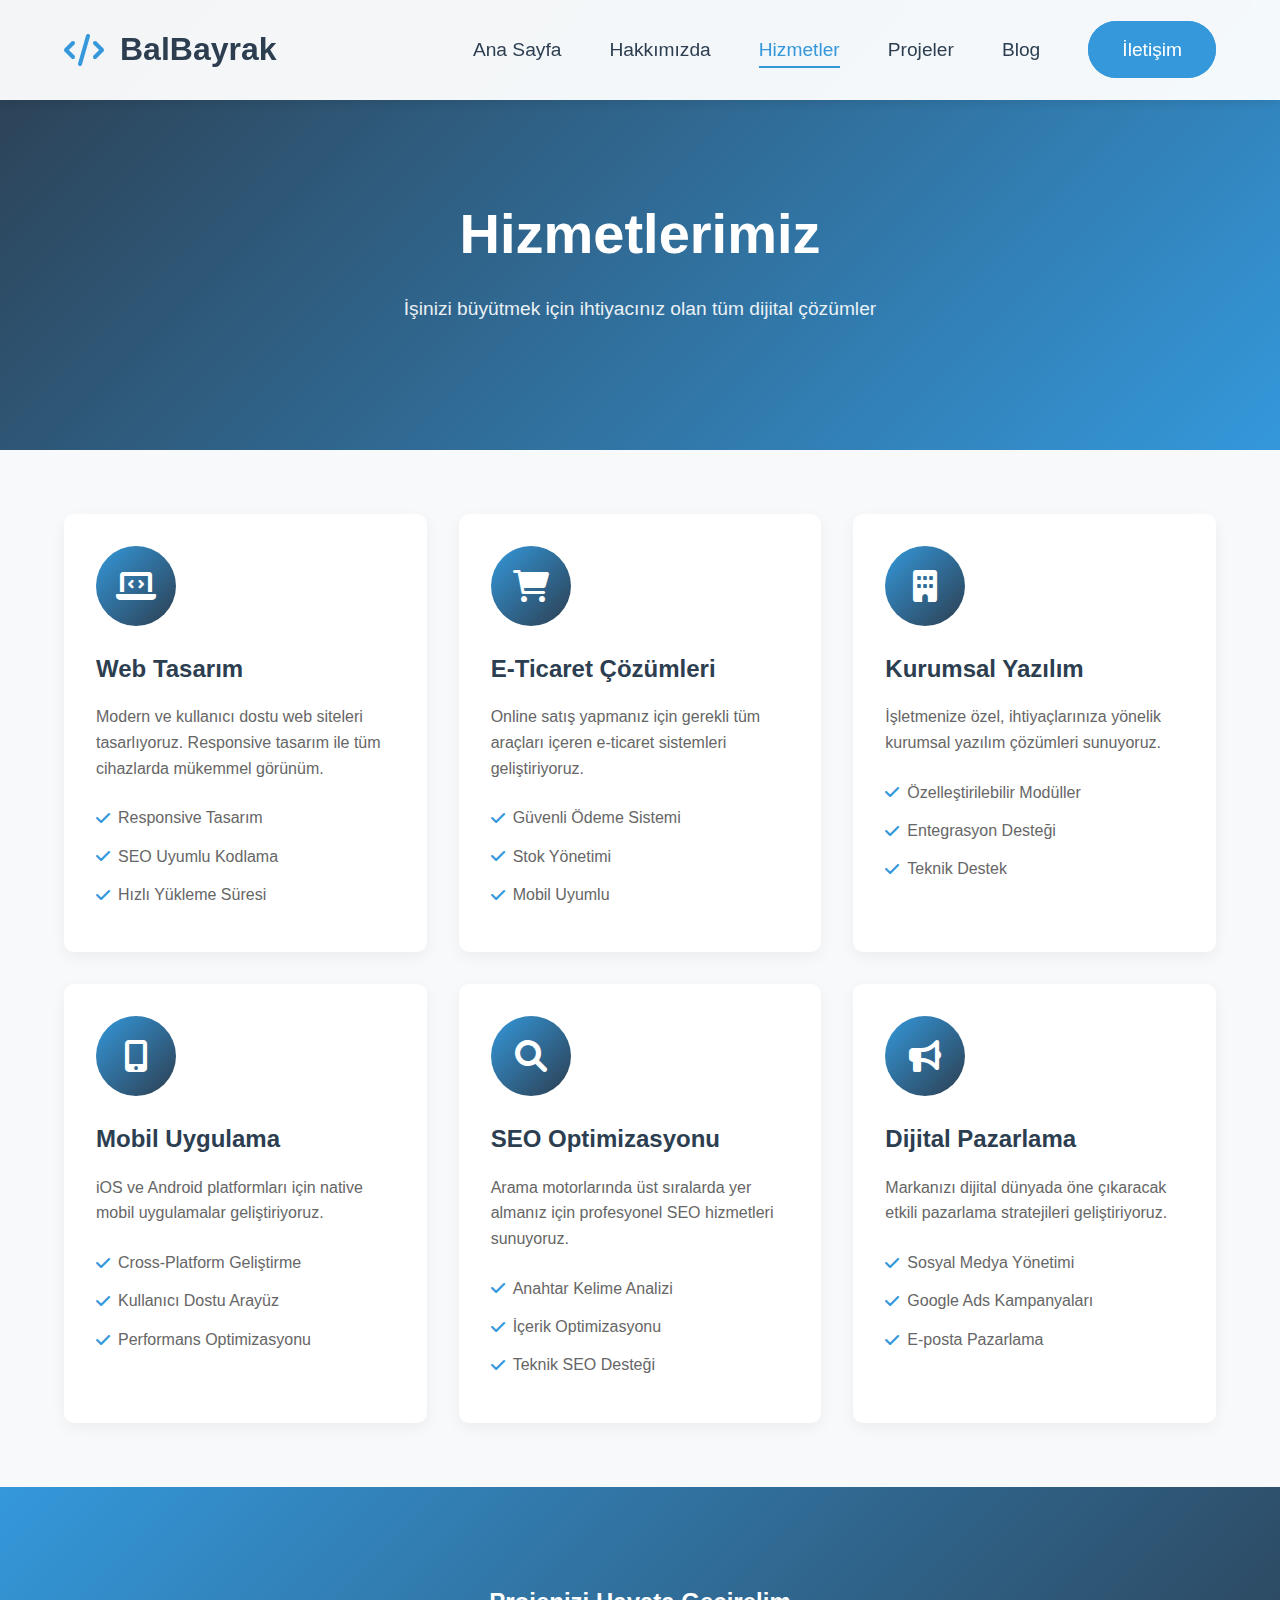
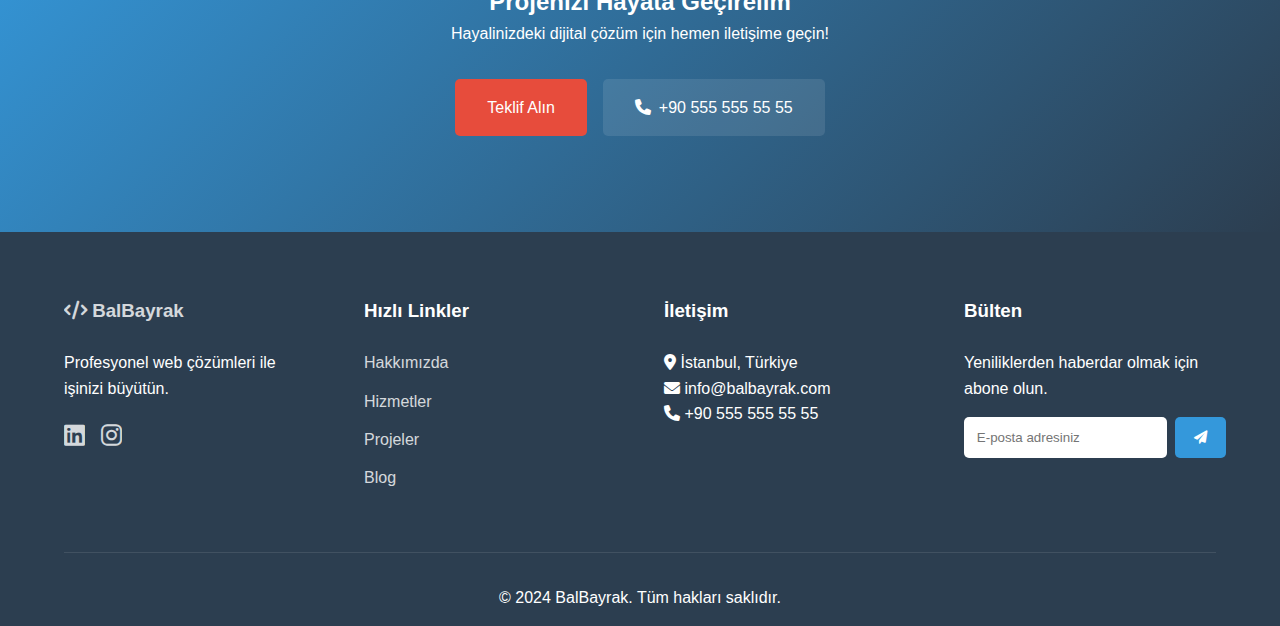
<file: services.html>
<!DOCTYPE html>
<html lang="tr">
<head>
    <meta charset="UTF-8">
    <meta name="viewport" content="width=device-width, initial-scale=1.0">
    <title>Hizmetler - BalBayrak</title>
    <link rel="stylesheet" href="css/style.css">
    <link rel="stylesheet" href="https://cdnjs.cloudflare.com/ajax/libs/font-awesome/6.0.0/css/all.min.css">
</head>
<body>
    <!-- Header -->
    <header>
        <nav class="navbar">
            <div class="logo">
                <a href="index.html">
                    <h1><i class="fas fa-code"></i> BalBayrak</h1>
                </a>
            </div>
            <ul class="nav-links">
                <li><a href="index.html">Ana Sayfa</a></li>
                <li><a href="about.html">Hakkımızda</a></li>
                <li><a href="services.html" class="active">Hizmetler</a></li>
                <li><a href="projects.html">Projeler</a></li>
                <li><a href="blog.html">Blog</a></li>
                <li><a href="contact.html" class="contact-btn">İletişim</a></li>
            </ul>
            <div class="burger">
                <div class="line1"></div>
                <div class="line2"></div>
                <div class="line3"></div>
            </div>
        </nav>
    </header>

    <main>
        <!-- Services Hero Section -->
        <section class="services-hero">
            <div class="services-hero-content">
                <h1>Hizmetlerimiz</h1>
                <p>İşinizi büyütmek için ihtiyacınız olan tüm dijital çözümler</p>
            </div>
        </section>

        <!-- Services Grid Section -->
        <section class="services-grid">
            <div class="container">
                <div class="services-wrapper">
                    <!-- Web Tasarım -->
                    <div class="service-card">
                        <div class="service-icon">
                            <i class="fas fa-laptop-code"></i>
                        </div>
                        <h3>Web Tasarım</h3>
                        <p>Modern ve kullanıcı dostu web siteleri tasarlıyoruz. Responsive tasarım ile tüm cihazlarda mükemmel görünüm.</p>
                        <ul class="service-features">
                            <li><i class="fas fa-check"></i> Responsive Tasarım</li>
                            <li><i class="fas fa-check"></i> SEO Uyumlu Kodlama</li>
                            <li><i class="fas fa-check"></i> Hızlı Yükleme Süresi</li>
                        </ul>
                    </div>

                    <!-- E-Ticaret -->
                    <div class="service-card">
                        <div class="service-icon">
                            <i class="fas fa-shopping-cart"></i>
                        </div>
                        <h3>E-Ticaret Çözümleri</h3>
                        <p>Online satış yapmanız için gerekli tüm araçları içeren e-ticaret sistemleri geliştiriyoruz.</p>
                        <ul class="service-features">
                            <li><i class="fas fa-check"></i> Güvenli Ödeme Sistemi</li>
                            <li><i class="fas fa-check"></i> Stok Yönetimi</li>
                            <li><i class="fas fa-check"></i> Mobil Uyumlu</li>
                        </ul>
                    </div>

                    <!-- Kurumsal Yazılım -->
                    <div class="service-card">
                        <div class="service-icon">
                            <i class="fas fa-building"></i>
                        </div>
                        <h3>Kurumsal Yazılım</h3>
                        <p>İşletmenize özel, ihtiyaçlarınıza yönelik kurumsal yazılım çözümleri sunuyoruz.</p>
                        <ul class="service-features">
                            <li><i class="fas fa-check"></i> Özelleştirilebilir Modüller</li>
                            <li><i class="fas fa-check"></i> Entegrasyon Desteği</li>
                            <li><i class="fas fa-check"></i> Teknik Destek</li>
                        </ul>
                    </div>

                    <!-- Mobil Uygulama -->
                    <div class="service-card">
                        <div class="service-icon">
                            <i class="fas fa-mobile-alt"></i>
                        </div>
                        <h3>Mobil Uygulama</h3>
                        <p>iOS ve Android platformları için native mobil uygulamalar geliştiriyoruz.</p>
                        <ul class="service-features">
                            <li><i class="fas fa-check"></i> Cross-Platform Geliştirme</li>
                            <li><i class="fas fa-check"></i> Kullanıcı Dostu Arayüz</li>
                            <li><i class="fas fa-check"></i> Performans Optimizasyonu</li>
                        </ul>
                    </div>

                    <!-- SEO Optimizasyonu -->
                    <div class="service-card">
                        <div class="service-icon">
                            <i class="fas fa-search"></i>
                        </div>
                        <h3>SEO Optimizasyonu</h3>
                        <p>Arama motorlarında üst sıralarda yer almanız için profesyonel SEO hizmetleri sunuyoruz.</p>
                        <ul class="service-features">
                            <li><i class="fas fa-check"></i> Anahtar Kelime Analizi</li>
                            <li><i class="fas fa-check"></i> İçerik Optimizasyonu</li>
                            <li><i class="fas fa-check"></i> Teknik SEO Desteği</li>
                        </ul>
                    </div>

                    <!-- Dijital Pazarlama -->
                    <div class="service-card">
                        <div class="service-icon">
                            <i class="fas fa-bullhorn"></i>
                        </div>
                        <h3>Dijital Pazarlama</h3>
                        <p>Markanızı dijital dünyada öne çıkaracak etkili pazarlama stratejileri geliştiriyoruz.</p>
                        <ul class="service-features">
                            <li><i class="fas fa-check"></i> Sosyal Medya Yönetimi</li>
                            <li><i class="fas fa-check"></i> Google Ads Kampanyaları</li>
                            <li><i class="fas fa-check"></i> E-posta Pazarlama</li>
                        </ul>
                    </div>
                </div>
            </div>
        </section>

        <!-- Call to Action -->
        <section class="cta-section">
            <div class="cta-content">
                <h2>Projenizi Hayata Geçirelim</h2>
                <p>Hayalinizdeki dijital çözüm için hemen iletişime geçin!</p>
                <div class="cta-buttons">
                    <a href="contact.html" class="cta-button">Teklif Alın</a>
                    <a href="tel:+905555555555" class="phone-button"><i class="fas fa-phone"></i> +90 555 555 55 55</a>
                </div>
            </div>
        </section>
    </main>

    <!-- Footer -->
    <footer>
        <div class="footer-content">
            <div class="footer-section">
                <h3><a href="index.html"><i class="fas fa-code"></i> BalBayrak</a></h3>
                <p>Profesyonel web çözümleri ile işinizi büyütün.</p>
                <div class="social-links">
                    <a href="https://www.linkedin.com/in/b%C3%BC%C5%9Fra-albayrak-59b62a252/" target="_blank" ><i class="fab fa-linkedin"></i></a>
                    <a href="https://www.instagram.com/busra.cyber/" target="_blank" ><i class="fab fa-instagram"></i></a>
                </div>
            </div>
            <div class="footer-section">
                <h3>Hızlı Linkler</h3>
                <ul>
                    <li><a href="about.html">Hakkımızda</a></li>
                    <li><a href="services.html">Hizmetler</a></li>
                    <li><a href="projects.html">Projeler</a></li>
                    <li><a href="blog.html">Blog</a></li>
                </ul>
            </div>
            <div class="footer-section">
                <h3>İletişim</h3>
                <p><i class="fas fa-map-marker-alt"></i> İstanbul, Türkiye</p>
                <p><i class="fas fa-envelope"></i> info@balbayrak.com</p>
                <p><i class="fas fa-phone"></i> +90 555 555 55 55</p>
            </div>
            <div class="footer-section">
                <h3>Bülten</h3>
                <p>Yeniliklerden haberdar olmak için abone olun.</p>
                <form class="newsletter-form" id="newsletterForm">
                    <input type="email" placeholder="E-posta adresiniz" required>
                    <button type="submit"><i class="fas fa-paper-plane"></i></button>
                </form>
            </div>
        </div>
        <div class="footer-bottom">
            <p>&copy; 2024 BalBayrak. Tüm hakları saklıdır.</p>
        </div>
    </footer>

    <script src="js/main.js"></script>
</body>
</html>
</file>
<file: css/style.css>
/* Genel Stiller */
* {
    margin: 0;
    padding: 0;
    box-sizing: border-box;
}

body {
    font-family: 'Segoe UI', Tahoma, Geneva, Verdana, sans-serif;
    line-height: 1.6;
    color: #333;
}

/* Header ve Navigasyon - Güncelleme */
.navbar {
    display: flex;
    justify-content: space-between;
    align-items: center;
    height: 100px;
    padding: 0 5%;
    background-color: rgba(255, 255, 255, 0.95);
    backdrop-filter: blur(10px);
    box-shadow: 0 2px 10px rgba(0,0,0,0.1);
    position: fixed;
    width: 100%;
    top: 0;
    z-index: 1000;
    transition: all 0.3s ease;
}

.navbar.scrolled {
    height: 80px;
    padding: 0 5%;
    background-color: rgba(255, 255, 255, 0.98);
}

.logo {
    display: flex;
    align-items: center;
    gap: 0.5rem;
}

.logo h1 {
    display: flex;
    align-items: center;
    color: #2c3e50;
    font-size: 2rem;
    font-weight: 600;
    gap: 1rem;
}

.logo i {
    color: #3498db;
    font-size: 2rem;
}

.logo a {
    text-decoration: none;
    color: inherit;
    transition: opacity 0.3s ease;
}

.code-icon {
    display: none;
}

.nav-links {
    display: flex;
    list-style: none;
    gap: 3rem;
    margin: 0;
    padding: 0;
}

.nav-links a {
    text-decoration: none;
    color: #2c3e50;
    font-weight: 500;
    font-size: 1.2rem;
    padding: 0.5rem 0;
    position: relative;
    transition: color 0.3s ease;
}

.nav-links a::after {
    content: '';
    position: absolute;
    bottom: 0;
    left: 0;
    width: 0;
    height: 2px;
    background-color: #3498db;
    transition: width 0.3s ease;
}

.nav-links a:hover::after,
.nav-links a.active::after {
    width: 100%;
}

.nav-links a:hover {
    color: #3498db;
}

.nav-links a.active {
    color: #3498db;
}

.contact-btn {
    background-color: #3498db;
    color: white !important;
    padding: 1rem 2rem !important;
    border-radius: 50px;
    transition: all 0.3s ease !important;
    border: 2px solid #3498db;
}

.contact-btn:hover {
    background-color: transparent;
    color: #3498db !important;
}

.contact-btn::after {
    display: none;
}

/* Burger Menu - Güncelleme */
.burger {
    display: none;
    cursor: pointer;
    padding: 0.5rem;
    border-radius: 5px;
    transition: background-color 0.3s ease;
}

.burger:hover {
    background-color: rgba(52, 152, 219, 0.1);
}

.burger div {
    width: 25px;
    height: 2px;
    background-color: #2c3e50;
    margin: 6px 0;
    transition: all 0.3s ease;
}

/* Mobile Menu - Güncelleme */
@media (max-width: 768px) {
    .nav-links {
        display: none;
        position: absolute;
        right: 0;
        top: 100%;
        flex-direction: column;
        background-color: white;
        width: 100%;
        text-align: center;
        padding: 2rem;
        gap: 1.5rem;
        box-shadow: 0 2px 10px rgba(0,0,0,0.1);
    }

    .nav-active {
        display: flex;
    }

    .burger {
        display: block;
    }

    .nav-links a::after {
        display: none;
    }

    .contact-btn {
        display: inline-block;
        margin-top: 1rem;
    }
}

/* Hero Section */
.hero {
    padding: 8rem 5% 4rem;
    background: linear-gradient(135deg, #3498db, #2c3e50);
    min-height: 100vh;
    display: flex;
    flex-direction: column;
    justify-content: center;
    color: white;
    position: relative;
}

.hero-content {
    max-width: 800px;
    margin: 0 auto;
    text-align: center;
}

.hero-content h1 {
    font-size: 3.5rem;
    margin-bottom: 1.5rem;
    line-height: 1.2;
}

.hero-subtitle {
    font-size: 1.5rem;
    margin-bottom: 2rem;
    opacity: 0.9;
}

.hero-buttons {
    display: flex;
    gap: 1rem;
    justify-content: center;
    margin-bottom: 4rem;
}

.cta-button, .secondary-button {
    display: inline-flex;
    align-items: center;
    gap: 0.5rem;
    padding: 1rem 2rem;
    border-radius: 5px;
    text-decoration: none;
    font-weight: 500;
    transition: transform 0.3s ease;
}

.cta-button {
    background-color: #e74c3c;
    color: white;
}

.secondary-button {
    background-color: rgba(255, 255, 255, 0.1);
    color: white;
    border: 2px solid rgba(255, 255, 255, 0.5);
}

.cta-button:hover, .secondary-button:hover {
    transform: translateY(-3px);
}

/* Stats Section */
.hero-stats {
    display: flex;
    justify-content: center;
    gap: 4rem;
    margin-top: 2rem;
}

.stat-item {
    text-align: center;
}

.stat-number {
    font-size: 2.5rem;
    font-weight: bold;
    display: block;
    margin-bottom: 0.5rem;
}

.stat-text {
    font-size: 1.1rem;
    opacity: 0.9;
}

/* Features Section */
.features {
    padding: 6rem 5%;
    background-color: #f8f9fa;
}

.section-subtitle {
    text-align: center;
    color: #666;
    margin-bottom: 3rem;
}

.features h2 {
    text-align: center;
    font-size: 2.5rem;
    margin-bottom: 1rem;
    color: #2c3e50;
}

.features-grid {
    display: grid;
    grid-template-columns: repeat(auto-fit, minmax(300px, 1fr));
    gap: 2rem;
    max-width: 1200px;
    margin: 0 auto;
}

.feature-card {
    background-color: white;
    padding: 2.5rem;
    border-radius: 10px;
    text-align: center;
    transition: transform 0.3s ease, box-shadow 0.3s ease;
    box-shadow: 0 5px 15px rgba(0,0,0,0.05);
}

.feature-card:hover {
    transform: translateY(-10px);
    box-shadow: 0 10px 25px rgba(0,0,0,0.1);
}

.feature-card i {
    font-size: 2.5rem;
    color: #3498db;
    margin-bottom: 1.5rem;
}

.feature-card h3 {
    margin-bottom: 1rem;
    color: #2c3e50;
}

.feature-link {
    display: inline-flex;
    align-items: center;
    gap: 0.5rem;
    margin-top: 1.5rem;
    color: #3498db;
    text-decoration: none;
    font-weight: 500;
}

/* Recent Work Section */
.recent-work {
    padding: 6rem 5%;
}

.work-grid {
    display: grid;
    grid-template-columns: repeat(auto-fit, minmax(300px, 1fr));
    gap: 2rem;
    max-width: 1200px;
    margin: 0 auto;
}

.work-item {
    background: white;
    border-radius: 10px;
    padding: 2rem;
    box-shadow: 0 5px 15px rgba(0,0,0,0.05);
    transition: transform 0.3s ease, box-shadow 0.3s ease;
    text-align: center;
}

.work-item:hover {
    transform: translateY(-10px);
    box-shadow: 0 10px 25px rgba(0,0,0,0.1);
}

.work-icon {
    font-size: 3rem;
    color: #3498db;
    margin-bottom: 1.5rem;
    height: 100px;
    width: 100px;
    background: rgba(52, 152, 219, 0.1);
    border-radius: 50%;
    display: flex;
    align-items: center;
    justify-content: center;
    margin: 0 auto 1.5rem;
}

.work-content h3 {
    color: #2c3e50;
    margin-bottom: 1rem;
}

.work-content p {
    color: #666;
    margin-bottom: 1.5rem;
}

.work-features {
    list-style: none;
    margin-bottom: 1.5rem;
    text-align: left;
    padding: 0 1rem;
}

.work-features li {
    margin-bottom: 0.8rem;
    color: #555;
    display: flex;
    align-items: center;
    gap: 0.5rem;
}

.work-features li i {
    color: #27ae60;
    font-size: 0.9rem;
}

.work-link {
    display: inline-flex;
    align-items: center;
    gap: 0.5rem;
    color: #3498db;
    text-decoration: none;
    font-weight: 500;
    transition: gap 0.3s ease;
}

.work-link:hover {
    gap: 1rem;
}

.work-link i {
    font-size: 0.9rem;
    transition: transform 0.3s ease;
}

.work-link:hover i {
    transform: translateX(5px);
}

/* Testimonials Section */
.testimonials {
    padding: 6rem 5%;
    background-color: #f8f9fa;
}

.testimonials-slider {
    display: grid;
    grid-template-columns: repeat(auto-fit, minmax(300px, 1fr));
    gap: 2rem;
    max-width: 1200px;
    margin: 0 auto;
}

.testimonial-card {
    background: white;
    padding: 2rem;
    border-radius: 10px;
    box-shadow: 0 5px 15px rgba(0,0,0,0.05);
    transition: transform 0.3s ease;
}

.testimonial-card:hover {
    transform: translateY(-5px);
}

.testimonial-content {
    text-align: center;
    margin-bottom: 2rem;
}

.testimonial-content i {
    font-size: 2rem;
    color: #3498db;
    margin-bottom: 1rem;
}

.testimonial-content p {
    color: #666;
    font-style: italic;
    line-height: 1.8;
}

.testimonial-author {
    display: flex;
    align-items: center;
    gap: 1rem;
    border-top: 1px solid #eee;
    padding-top: 1.5rem;
}

.author-avatar {
    width: 60px;
    height: 60px;
    background: rgba(52, 152, 219, 0.1);
    border-radius: 50%;
    display: flex;
    align-items: center;
    justify-content: center;
}

.author-avatar i {
    font-size: 1.5rem;
    color: #3498db;
}

.author-info h4 {
    color: #2c3e50;
    margin-bottom: 0.3rem;
}

.author-info p {
    color: #666;
    font-size: 0.9rem;
}

/* CTA Section */
.cta-section {
    padding: 6rem 5%;
    background: linear-gradient(135deg, #3498db, #2c3e50);
    color: white;
    text-align: center;
}

.cta-content {
    max-width: 800px;
    margin: 0 auto;
}

.cta-buttons {
    display: flex;
    gap: 1rem;
    justify-content: center;
    margin-top: 2rem;
}

.phone-button {
    display: inline-flex;
    align-items: center;
    gap: 0.5rem;
    padding: 1rem 2rem;
    background-color: rgba(255, 255, 255, 0.1);
    color: white;
    text-decoration: none;
    border-radius: 5px;
    transition: background-color 0.3s ease;
}

.phone-button:hover {
    background-color: rgba(255, 255, 255, 0.2);
}

/* Footer */
footer {
    background-color: #2c3e50;
    color: white;
    padding: 4rem 5% 1rem;
}

.footer-content {
    display: grid;
    grid-template-columns: repeat(auto-fit, minmax(250px, 1fr));
    gap: 3rem;
    max-width: 1200px;
    margin: 0 auto;
}

.footer-section h3 {
    margin-bottom: 1.5rem;
    display: flex;
    align-items: center;
    gap: 0.5rem;
}

.footer-section h3 a {
    text-decoration: none;
    color: inherit;
    transition: opacity 0.3s ease;
}

.footer-section h3 a:hover {
    opacity: 0.8;
}

.footer-section ul {
    list-style: none;
}

.footer-section ul li {
    margin-bottom: 0.8rem;
}

.footer-section a {
    color: white;
    text-decoration: none;
    opacity: 0.8;
    transition: opacity 0.3s ease;
}

.footer-section a:hover {
    opacity: 1;
}

.social-links {
    display: flex;
    gap: 1rem;
    margin-top: 1rem;
}

.social-links a {
    font-size: 1.5rem;
}

.newsletter-form {
    display: flex;
    gap: 0.5rem;
    margin-top: 1rem;
}

.newsletter-form input {
    flex: 1;
    padding: 0.8rem;
    border: none;
    border-radius: 5px;
    outline: none;
}

.newsletter-form button {
    padding: 0.8rem 1.2rem;
    background-color: #3498db;
    border: none;
    border-radius: 5px;
    color: white;
    cursor: pointer;
    transition: background-color 0.3s ease;
}

.newsletter-form button:hover {
    background-color: #2980b9;
}

.footer-bottom {
    text-align: center;
    padding-top: 2rem;
    margin-top: 3rem;
    border-top: 1px solid rgba(255,255,255,0.1);
}

/* Responsive Tasarım */
@media (max-width: 768px) {
    .navbar {
        padding: 1rem;
    }

    .nav-links {
        display: none;
    }
    
    .burger {
        display: block;
        cursor: pointer;
    }

    .burger div {
        width: 25px;
        height: 3px;
        background-color: #2c3e50;
        margin: 5px;
        transition: all 0.3s ease;
    }
    
    .hero-content h1 {
        font-size: 2.5rem;
    }

    .hero-buttons {
        flex-direction: column;
    }

    .hero-stats {
        flex-direction: column;
        gap: 2rem;
    }

    .cta-buttons {
        flex-direction: column;
    }

    .testimonials-slider {
        grid-template-columns: 1fr;
        padding: 0 1rem;
    }
}

/* Mobile Menu Animation */
.nav-active {
    display: flex;
    position: absolute;
    right: 0;
    top: 100%;
    flex-direction: column;
    background-color: white;
    width: 100%;
    text-align: center;
    padding: 2rem;
    box-shadow: 0 2px 5px rgba(0,0,0,0.1);
}

.toggle .line1 {
    transform: rotate(-45deg) translate(-5px, 6px);
}

.toggle .line2 {
    opacity: 0;
}

.toggle .line3 {
    transform: rotate(45deg) translate(-5px, -6px);
}

/* Newsletter form stilleri güncelleme */
.newsletter-form input.error {
    border: 1px solid #e74c3c;
}

.newsletter-form button:disabled {
    opacity: 0.7;
    cursor: not-allowed;
}

.newsletter-form .error-message {
    color: #e74c3c;
    font-size: 0.8rem;
    margin-top: 0.5rem;
    text-align: left;
}

/* About Page Styles */

/* About Hero Section */
.about-hero {
    padding: 8rem 5% 4rem;
    background: linear-gradient(135deg, #2c3e50, #3498db);
    min-height: 50vh;
    display: flex;
    align-items: center;
    justify-content: center;
    text-align: center;
    color: white;
}

.about-hero-content h1 {
    font-size: 3.5rem;
    margin-bottom: 1rem;
}

.about-hero-content p {
    font-size: 1.2rem;
    opacity: 0.9;
}

/* Story Section */
.story-section {
    padding: 6rem 5%;
    background-color: #fff;
}

.container {
    max-width: 1200px;
    margin: 0 auto;
}

.story-content {
    text-align: center;
    margin-bottom: 4rem;
}

.story-content h2 {
    color: #2c3e50;
    font-size: 2.5rem;
    margin-bottom: 1.5rem;
}

.story-content > p {
    max-width: 800px;
    margin: 0 auto 3rem;
    color: #666;
}

.story-timeline {
    display: flex;
    justify-content: space-between;
    position: relative;
    margin-top: 4rem;
}

.story-timeline::before {
    content: '';
    position: absolute;
    top: 50%;
    left: 0;
    right: 0;
    height: 2px;
    background: #e0e0e0;
    z-index: 1;
}

.timeline-item {
    position: relative;
    z-index: 2;
    background: white;
    padding: 1rem;
    flex: 1;
    margin: 0 1rem;
}

.timeline-icon {
    width: 80px;
    height: 80px;
    background: rgba(52, 152, 219, 0.1);
    border-radius: 50%;
    display: flex;
    align-items: center;
    justify-content: center;
    margin: 0 auto 1rem;
}

.timeline-icon i {
    font-size: 2rem;
    color: #3498db;
}

.timeline-content h3 {
    color: #2c3e50;
    margin-bottom: 0.5rem;
}

/* Mission & Vision Section */
.mission-vision {
    padding: 6rem 5%;
    background-color: #f8f9fa;
}

.mission-vision .container {
    display: grid;
    grid-template-columns: repeat(auto-fit, minmax(300px, 1fr));
    gap: 2rem;
}

.mission-box, .vision-box {
    padding: 3rem;
    text-align: center;
    background: white;
    border-radius: 10px;
    box-shadow: 0 5px 15px rgba(0,0,0,0.05);
    transition: transform 0.3s ease;
}

.mission-box:hover, .vision-box:hover {
    transform: translateY(-10px);
}

.mission-box i, .vision-box i {
    font-size: 3rem;
    color: #3498db;
    margin-bottom: 1.5rem;
}

.mission-box h2, .vision-box h2 {
    color: #2c3e50;
    margin-bottom: 1rem;
}

/* Team Section */
.team-section {
    padding: 6rem 5%;
    background-color: white;
}

.team-grid {
    display: flex;
    justify-content: center;
    margin-top: 3rem;
}

.team-member {
    text-align: center;
    padding: 3rem;
    background: #f8f9fa;
    border-radius: 10px;
    transition: transform 0.3s ease;
    max-width: 400px;
}

.team-member:hover {
    transform: translateY(-10px);
}

.member-avatar {
    width: 150px;
    height: 150px;
    background: rgba(52, 152, 219, 0.1);
    border-radius: 50%;
    display: flex;
    align-items: center;
    justify-content: center;
    margin: 0 auto 2rem;
}

.member-avatar i {
    font-size: 4rem;
    color: #9b59b6;
}

.team-member h3 {
    color: #2c3e50;
    font-size: 1.8rem;
    margin-bottom: 0.8rem;
}

.member-role {
    color: #3498db;
    font-size: 1.1rem;
    font-weight: 500;
    margin-bottom: 1.5rem;
}

.member-desc {
    color: #666;
    line-height: 1.6;
}

/* Why Choose Us Section */
.why-us {
    padding: 6rem 5%;
    background-color: #f8f9fa;
}

.benefits-grid {
    display: grid;
    grid-template-columns: repeat(auto-fit, minmax(250px, 1fr));
    gap: 2rem;
    margin-top: 3rem;
}

.benefit-item {
    text-align: center;
    padding: 2rem;
    background: white;
    border-radius: 10px;
    box-shadow: 0 5px 15px rgba(0,0,0,0.05);
    transition: transform 0.3s ease;
}

.benefit-item:hover {
    transform: translateY(-10px);
}

.benefit-item i {
    font-size: 2.5rem;
    color: #3498db;
    margin-bottom: 1.5rem;
}

.benefit-item h3 {
    color: #2c3e50;
    margin-bottom: 1rem;
}

.benefit-item p {
    color: #666;
}

/* Responsive Styles for About Page */
@media (max-width: 768px) {
    .about-hero-content h1 {
        font-size: 2.5rem;
    }

    .story-timeline {
        flex-direction: column;
        gap: 2rem;
    }

    .story-timeline::before {
        display: none;
    }

    .timeline-item {
        margin: 0;
    }

    .mission-vision .container {
        grid-template-columns: 1fr;
    }

    .team-grid {
        grid-template-columns: 1fr;
    }

    .benefits-grid {
        grid-template-columns: 1fr;
    }
}

/* Projects Page Styles */

/* Projects Hero Section */
.projects-hero {
    padding: 8rem 5% 4rem;
    background: linear-gradient(135deg, #3498db, #2c3e50);
    min-height: 40vh;
    display: flex;
    align-items: center;
    justify-content: center;
    text-align: center;
    color: white;
}

.projects-hero-content h1 {
    font-size: 3.5rem;
    margin-bottom: 1rem;
}

.projects-hero-content p {
    font-size: 1.2rem;
    opacity: 0.9;
}

/* Filter Buttons */
.projects-filter {
    padding: 3rem 5%;
    background-color: #f8f9fa;
}

.filter-buttons {
    display: flex;
    justify-content: center;
    gap: 1rem;
    flex-wrap: wrap;
}

.filter-btn {
    padding: 0.8rem 1.5rem;
    border: none;
    background: white;
    color: #2c3e50;
    border-radius: 5px;
    cursor: pointer;
    font-weight: 500;
    transition: all 0.3s ease;
    box-shadow: 0 2px 5px rgba(0,0,0,0.05);
}

.filter-btn:hover {
    transform: translateY(-2px);
    box-shadow: 0 5px 15px rgba(0,0,0,0.1);
}

.filter-btn.active {
    background: #3498db;
    color: white;
}

/* Projects Grid */
.projects-grid {
    padding: 4rem 5%;
    background-color: white;
}

.projects-wrapper {
    display: grid;
    grid-template-columns: repeat(auto-fit, minmax(300px, 1fr));
    gap: 2rem;
    max-width: 1200px;
    margin: 0 auto;
}

.project-card {
    background: #f8f9fa;
    border-radius: 10px;
    overflow: hidden;
    transition: transform 0.3s ease, box-shadow 0.3s ease;
    box-shadow: 0 5px 15px rgba(0,0,0,0.05);
}

.project-card:hover {
    transform: translateY(-10px);
    box-shadow: 0 10px 25px rgba(0,0,0,0.1);
}

.project-image {
    height: 200px;
    background: linear-gradient(135deg, #3498db, #2c3e50);
    display: flex;
    align-items: center;
    justify-content: center;
}

.project-image i {
    font-size: 4rem;
    color: white;
}

.project-content {
    padding: 2rem;
}

.project-category {
    display: inline-block;
    padding: 0.5rem 1rem;
    background: rgba(52, 152, 219, 0.1);
    color: #3498db;
    border-radius: 20px;
    font-size: 0.9rem;
    margin-bottom: 1rem;
}

.project-content h3 {
    color: #2c3e50;
    margin-bottom: 1rem;
    font-size: 1.5rem;
}

.project-content p {
    color: #666;
    margin-bottom: 1.5rem;
    line-height: 1.6;
}

.project-tech {
    display: flex;
    flex-wrap: wrap;
    gap: 0.5rem;
    margin-bottom: 1.5rem;
}

.project-tech span {
    padding: 0.3rem 0.8rem;
    background: #e9ecef;
    border-radius: 15px;
    font-size: 0.85rem;
    color: #2c3e50;
}

.project-link {
    display: inline-flex;
    align-items: center;
    gap: 0.5rem;
    color: #3498db;
    text-decoration: none;
    font-weight: 500;
    transition: gap 0.3s ease;
}

.project-link:hover {
    gap: 1rem;
}

.project-link i {
    font-size: 0.9rem;
    transition: transform 0.3s ease;
}

.project-link:hover i {
    transform: translateX(5px);
}

/* Responsive Styles for Projects Page */
@media (max-width: 768px) {
    .projects-hero-content h1 {
        font-size: 2.5rem;
    }

    .filter-buttons {
        flex-direction: column;
        align-items: stretch;
    }

    .filter-btn {
        width: 100%;
        text-align: center;
    }

    .projects-wrapper {
        grid-template-columns: 1fr;
    }
}

/* Blog Page Styles */

/* Blog Hero Section - Güncelleme */
.blog-hero {
    padding: 8rem 5% 4rem;
    background: linear-gradient(135deg, #2c3e50, #3498db);
    min-height: 50vh;
    display: flex;
    align-items: center;
    justify-content: center;
    text-align: center;
    color: white;
}

.blog-hero-content h1 {
    font-size: 3.5rem;
    margin-bottom: 1rem;
}

.blog-hero-content p {
    font-size: 1.2rem;
    opacity: 0.9;
    max-width: 800px;
    margin: 0 auto;
}

/* Blog Posts Section */
.blog-posts {
    padding: 4rem 5%;
    background-color: #f8f9fa;
}

.posts-grid {
    display: grid;
    grid-template-columns: repeat(auto-fit, minmax(350px, 1fr));
    gap: 2rem;
    max-width: 1200px;
    margin: 0 auto;
}

.post-card {
    background: white;
    border-radius: 10px;
    overflow: hidden;
    box-shadow: 0 5px 15px rgba(0,0,0,0.05);
    transition: transform 0.3s ease;
}

.post-card:hover {
    transform: translateY(-10px);
}

.post-image {
    height: 200px;
    background: linear-gradient(135deg, #3498db, #2c3e50);
    display: flex;
    align-items: center;
    justify-content: center;
}

.post-image i {
    font-size: 4rem;
    color: white;
}

.post-content {
    padding: 2rem;
}

.post-meta {
    display: flex;
    justify-content: space-between;
    margin-bottom: 1rem;
}

.post-category {
    color: #3498db;
    font-weight: 500;
}

.post-date {
    color: #666;
    font-size: 0.9rem;
}

.post-content h2 {
    color: #2c3e50;
    font-size: 1.5rem;
    margin-bottom: 1rem;
    line-height: 1.3;
}

.post-content p {
    color: #666;
    margin-bottom: 1.5rem;
    line-height: 1.6;
}

.post-tags {
    display: flex;
    gap: 0.5rem;
    margin-bottom: 1.5rem;
    flex-wrap: wrap;
}

.post-tags span {
    background: #f8f9fa;
    padding: 0.3rem 0.8rem;
    border-radius: 20px;
    font-size: 0.85rem;
    color: #666;
}

.read-more {
    display: inline-flex;
    align-items: center;
    gap: 0.5rem;
    color: #3498db;
    text-decoration: none;
    font-weight: 500;
    transition: gap 0.3s ease;
}

.read-more:hover {
    gap: 1rem;
}

.read-more i {
    font-size: 0.9rem;
    transition: transform 0.3s ease;
}

.read-more:hover i {
    transform: translateX(5px);
}

/* Blog Newsletter Section */
.blog-newsletter {
    padding: 4rem 5%;
    background: linear-gradient(135deg, #3498db, #2c3e50);
    color: white;
    text-align: center;
}

.blog-newsletter h2 {
    font-size: 2.5rem;
    margin-bottom: 1rem;
}

.blog-newsletter p {
    font-size: 1.1rem;
    margin-bottom: 2rem;
    opacity: 0.9;
}

.blog-newsletter .newsletter-form {
    max-width: 500px;
    margin: 0 auto;
    display: flex;
    gap: 1rem;
}

.blog-newsletter input {
    flex: 1;
    padding: 1rem;
    border: none;
    border-radius: 5px;
    font-size: 1rem;
}

.blog-newsletter button {
    padding: 1rem 2rem;
    background: #e74c3c;
    color: white;
    border: none;
    border-radius: 5px;
    cursor: pointer;
    font-weight: 500;
    transition: background-color 0.3s ease;
}

.blog-newsletter button:hover {
    background: #c0392b;
}

/* Responsive Styles for Blog Page */
@media (max-width: 768px) {
    .blog-hero-content h1 {
        font-size: 2.5rem;
    }

    .posts-grid {
        grid-template-columns: 1fr;
    }

    .blog-newsletter .newsletter-form {
        flex-direction: column;
    }

    .blog-newsletter button {
        width: 100%;
    }
}

/* Blog Post Expanded Style */
.post-full-content {
    display: none;
    padding: 2rem;
    background: white;
    margin-top: 1rem;
    border-radius: 0 0 10px 10px;
    border-top: 1px solid #eee;
}

.post-full-content.active {
    display: block;
}

.post-card.expanded {
    margin-bottom: 2rem;
}

.read-more.active i {
    transform: rotate(90deg);
}

/* Blog kaynak stili */
.source {
    margin-top: 2rem;
    padding-top: 1rem;
    border-top: 1px solid #eee;
    color: #666;
    font-size: 0.9rem;
}

.source a {
    color: #3498db;
    text-decoration: none;
    transition: color 0.3s ease;
}

.source a:hover {
    color: #2980b9;
}

/* Services Page Styles */
.services-hero {
    padding: 8rem 5% 4rem;
    background: linear-gradient(135deg, #2c3e50, #3498db);
    min-height: 50vh;
    display: flex;
    align-items: center;
    justify-content: center;
    text-align: center;
    color: white;
}

.services-hero-content h1 {
    font-size: 3.5rem;
    margin-bottom: 1rem;
}

.services-hero-content p {
    font-size: 1.2rem;
    opacity: 0.9;
    max-width: 800px;
    margin: 0 auto;
}

/* Services Grid */
.services-grid {
    padding: 4rem 5%;
    background-color: #f8f9fa;
}

.services-wrapper {
    display: grid;
    grid-template-columns: repeat(auto-fit, minmax(300px, 1fr));
    gap: 2rem;
    max-width: 1200px;
    margin: 0 auto;
}

.service-card {
    background: white;
    padding: 2rem;
    border-radius: 10px;
    box-shadow: 0 5px 15px rgba(0,0,0,0.05);
    transition: transform 0.3s ease;
}

.service-card:hover {
    transform: translateY(-10px);
}

.service-icon {
    width: 80px;
    height: 80px;
    background: linear-gradient(135deg, #3498db, #2c3e50);
    border-radius: 50%;
    display: flex;
    align-items: center;
    justify-content: center;
    margin-bottom: 1.5rem;
}

.service-icon i {
    font-size: 2rem;
    color: white;
}

.service-card h3 {
    color: #2c3e50;
    font-size: 1.5rem;
    margin-bottom: 1rem;
}

.service-card p {
    color: #666;
    margin-bottom: 1.5rem;
    line-height: 1.6;
}

.service-features {
    list-style: none;
    padding: 0;
}

.service-features li {
    display: flex;
    align-items: center;
    gap: 0.5rem;
    color: #666;
    margin-bottom: 0.8rem;
}

.service-features i {
    color: #3498db;
}

/* Responsive Styles */
@media (max-width: 768px) {
    .services-hero-content h1 {
        font-size: 2.5rem;
    }
    
    .services-wrapper {
        grid-template-columns: 1fr;
    }
}

/* Contact Page Styles */
.contact-hero {
    padding: 8rem 5% 4rem;
    background: linear-gradient(135deg, #2c3e50, #3498db);
    min-height: 50vh;
    display: flex;
    align-items: center;
    justify-content: center;
    text-align: center;
    color: white;
}

.contact-hero-content h1 {
    font-size: 3.5rem;
    margin-bottom: 1rem;
}

.contact-hero-content p {
    font-size: 1.2rem;
    opacity: 0.9;
    max-width: 800px;
    margin: 0 auto;
}

/* Contact Info Cards */
.contact-info {
    padding: 4rem 5%;
    background-color: #f8f9fa;
}

.info-cards {
    display: grid;
    grid-template-columns: repeat(auto-fit, minmax(250px, 1fr));
    gap: 2rem;
    max-width: 1200px;
    margin: 0 auto;
}

.info-card {
    background: white;
    padding: 2rem;
    text-align: center;
    border-radius: 10px;
    box-shadow: 0 5px 15px rgba(0,0,0,0.05);
    transition: transform 0.3s ease;
}

.info-card:hover {
    transform: translateY(-10px);
}

.info-card i {
    font-size: 2.5rem;
    color: #3498db;
    margin-bottom: 1.5rem;
}

.info-card h3 {
    color: #2c3e50;
    margin-bottom: 1rem;
}

.info-card p, .info-card a {
    color: #666;
    text-decoration: none;
    transition: color 0.3s ease;
}

.info-card a:hover {
    color: #3498db;
}

/* Contact Form */
.contact-form-section {
    padding: 4rem 5%;
    background-color: white;
}

.form-wrapper {
    max-width: 800px;
    margin: 0 auto;
}

.form-content {
    background: white;
    padding: 3rem;
    border-radius: 10px;
    box-shadow: 0 5px 15px rgba(0,0,0,0.05);
}

.form-content h2 {
    color: #2c3e50;
    margin-bottom: 1rem;
    font-size: 2rem;
}

.form-content p {
    color: #666;
    margin-bottom: 2rem;
}

.form-group {
    margin-bottom: 1.5rem;
}

.form-group label {
    display: block;
    margin-bottom: 0.5rem;
    color: #2c3e50;
    font-weight: 500;
}

.form-group input,
.form-group select,
.form-group textarea {
    width: 100%;
    padding: 0.8rem;
    border: 1px solid #ddd;
    border-radius: 5px;
    font-size: 1rem;
    transition: border-color 0.3s ease;
}

.form-group input:focus,
.form-group select:focus,
.form-group textarea:focus {
    outline: none;
    border-color: #3498db;
}

.submit-btn {
    display: inline-flex;
    align-items: center;
    gap: 0.5rem;
    padding: 1rem 2rem;
    background: #3498db;
    color: white;
    border: none;
    border-radius: 5px;
    font-size: 1rem;
    cursor: pointer;
    transition: all 0.3s ease;
}

.submit-btn:hover {
    background: #2980b9;
    transform: translateY(-2px);
}

.submit-btn i {
    font-size: 0.9rem;
}

/* Form Validation Styles */
.form-group input:invalid,
.form-group select:invalid,
.form-group textarea:invalid {
    border-color: #e74c3c;
}

.form-group .error-message {
    color: #e74c3c;
    font-size: 0.9rem;
    margin-top: 0.5rem;
}

/* Responsive Styles */
@media (max-width: 768px) {
    .contact-hero-content h1 {
        font-size: 2.5rem;
    }
    
    .info-cards {
        grid-template-columns: 1fr;
    }
    
    .form-content {
        padding: 2rem;
    }
}

/* Notification Styles */
.notification {
    position: fixed;
    bottom: 20px;
    right: 20px;
    padding: 1rem 2rem;
    border-radius: 5px;
    color: white;
    font-weight: 500;
    display: flex;
    align-items: center;
    gap: 1rem;
    transform: translateX(150%);
    transition: transform 0.3s ease;
    z-index: 1000;
}

.notification.show {
    transform: translateX(0);
}

.notification i {
    font-size: 1.2rem;
}

.notification.success {
    background: #27ae60;
    box-shadow: 0 5px 15px rgba(39, 174, 96, 0.2);
}

.notification.error {
    background: #e74c3c;
    box-shadow: 0 5px 15px rgba(231, 76, 60, 0.2);
}

.notification.info {
    background: #3498db;
    box-shadow: 0 5px 15px rgba(52, 152, 219, 0.2);
}
</file>
